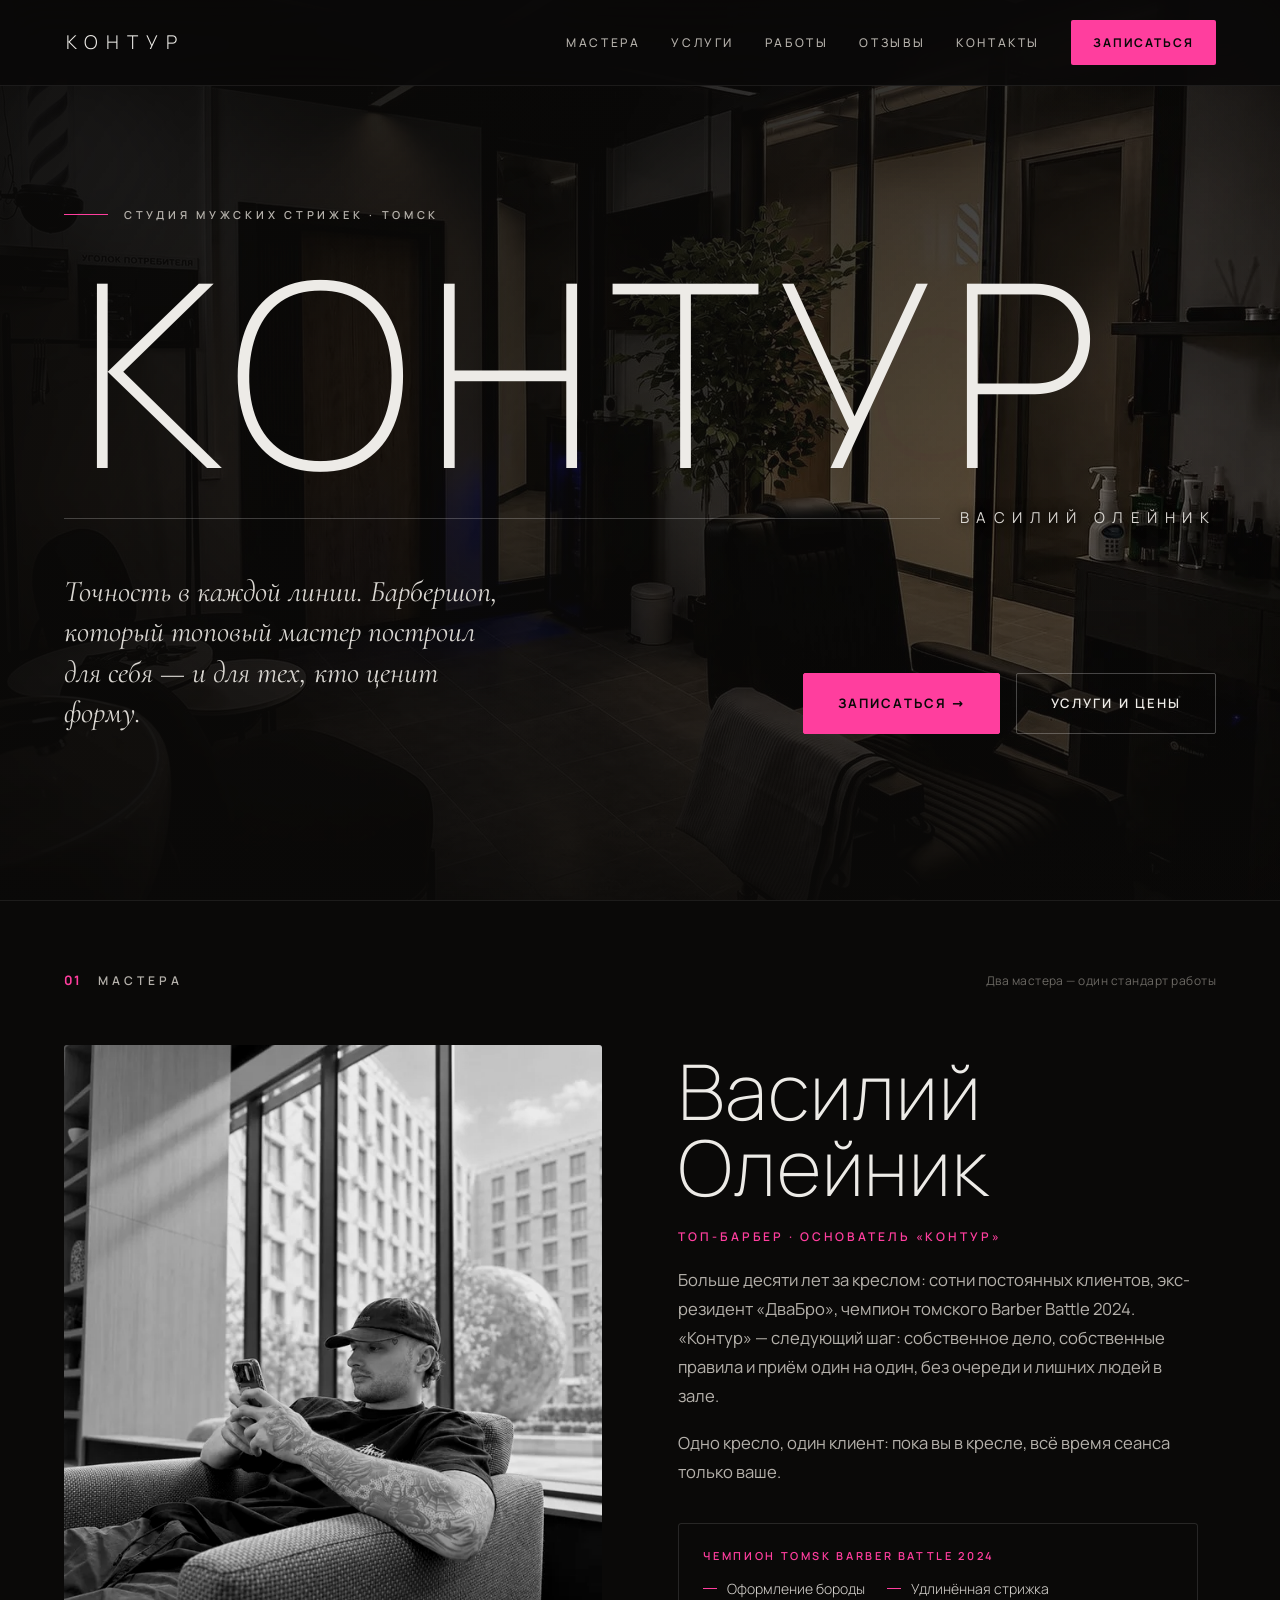
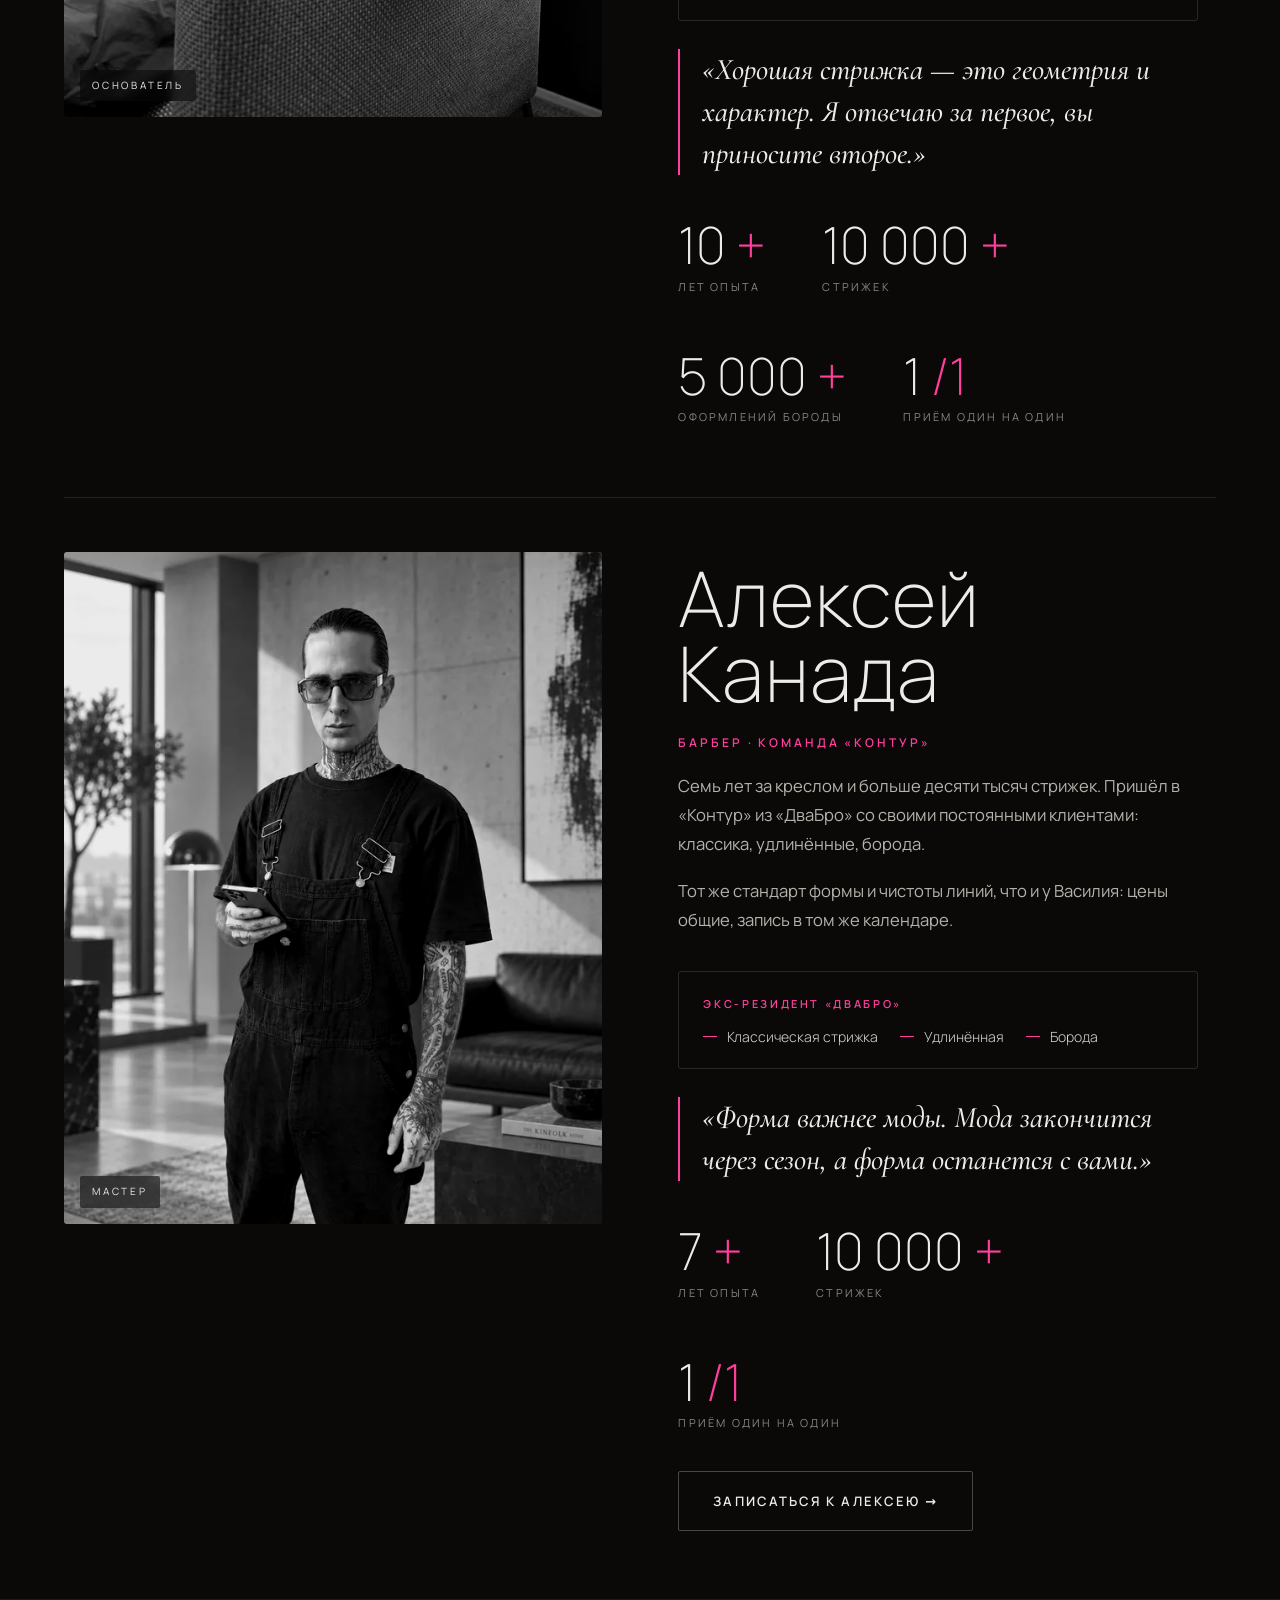
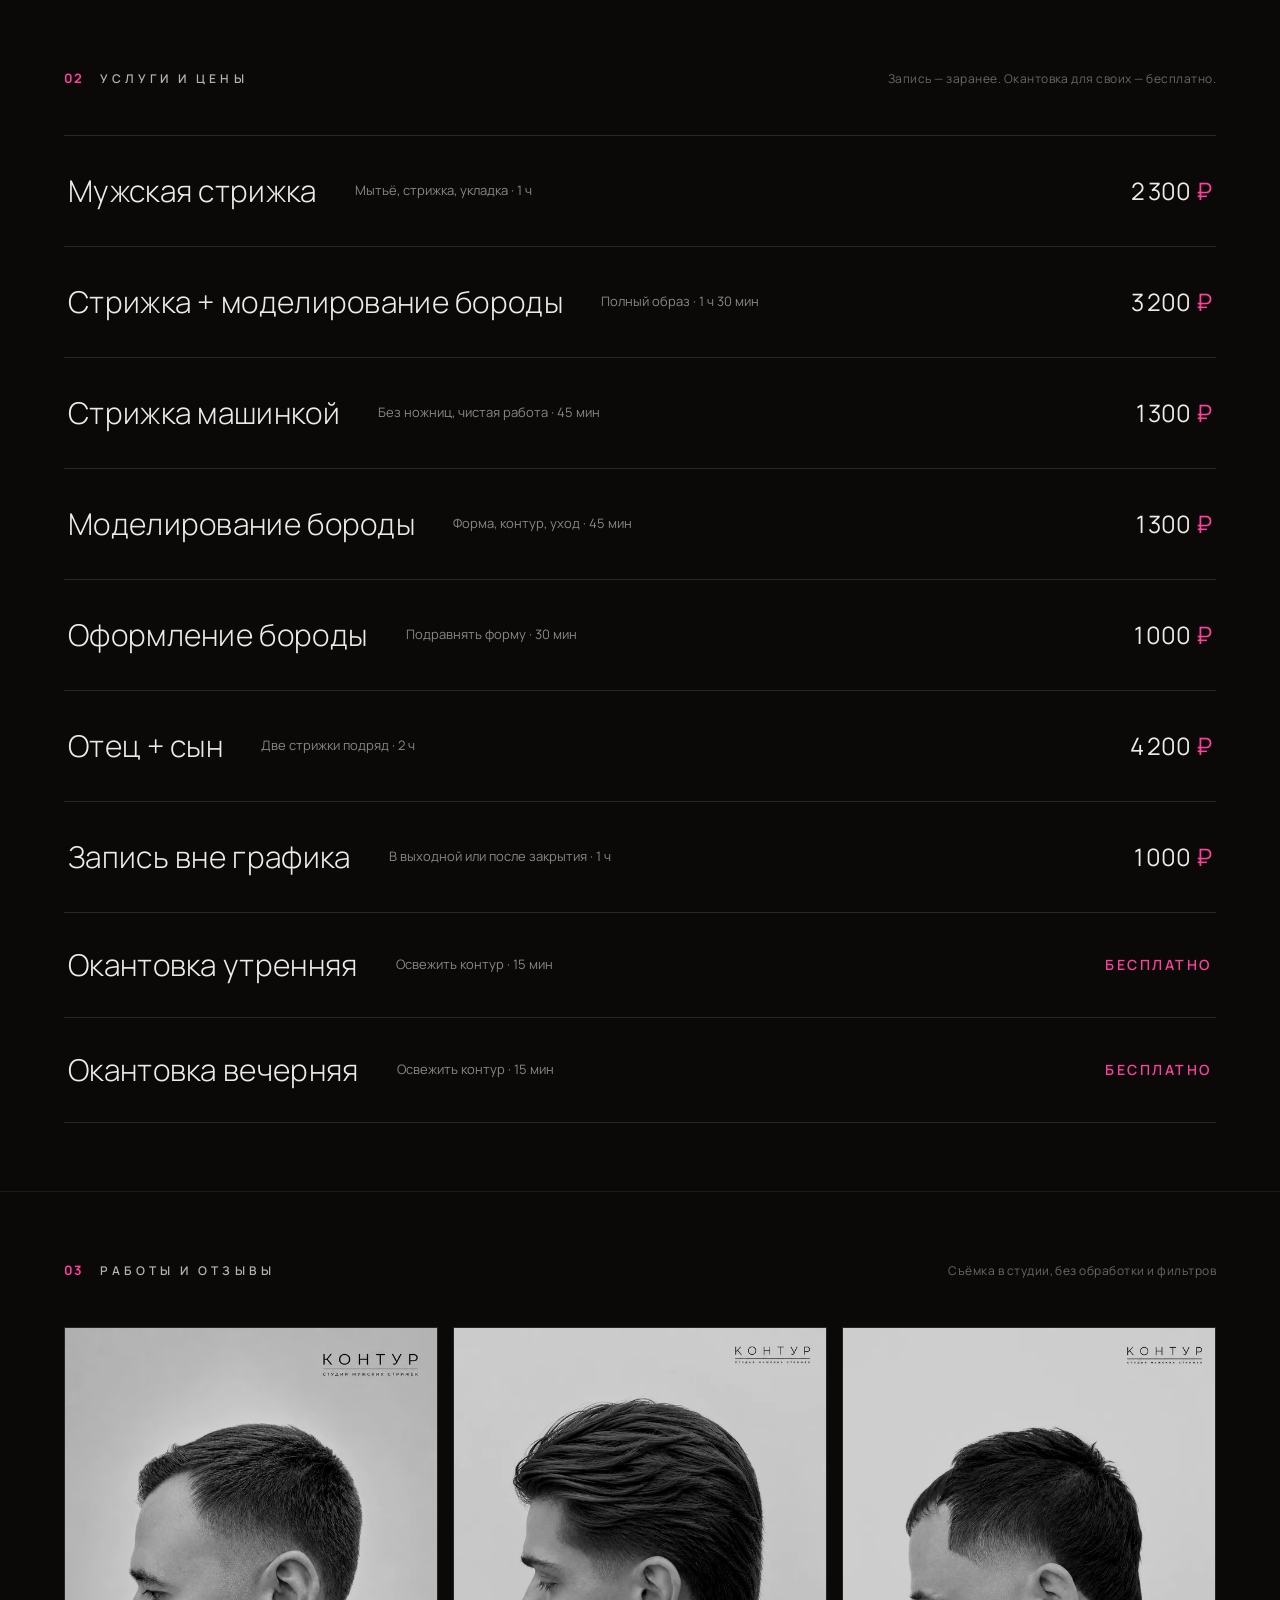
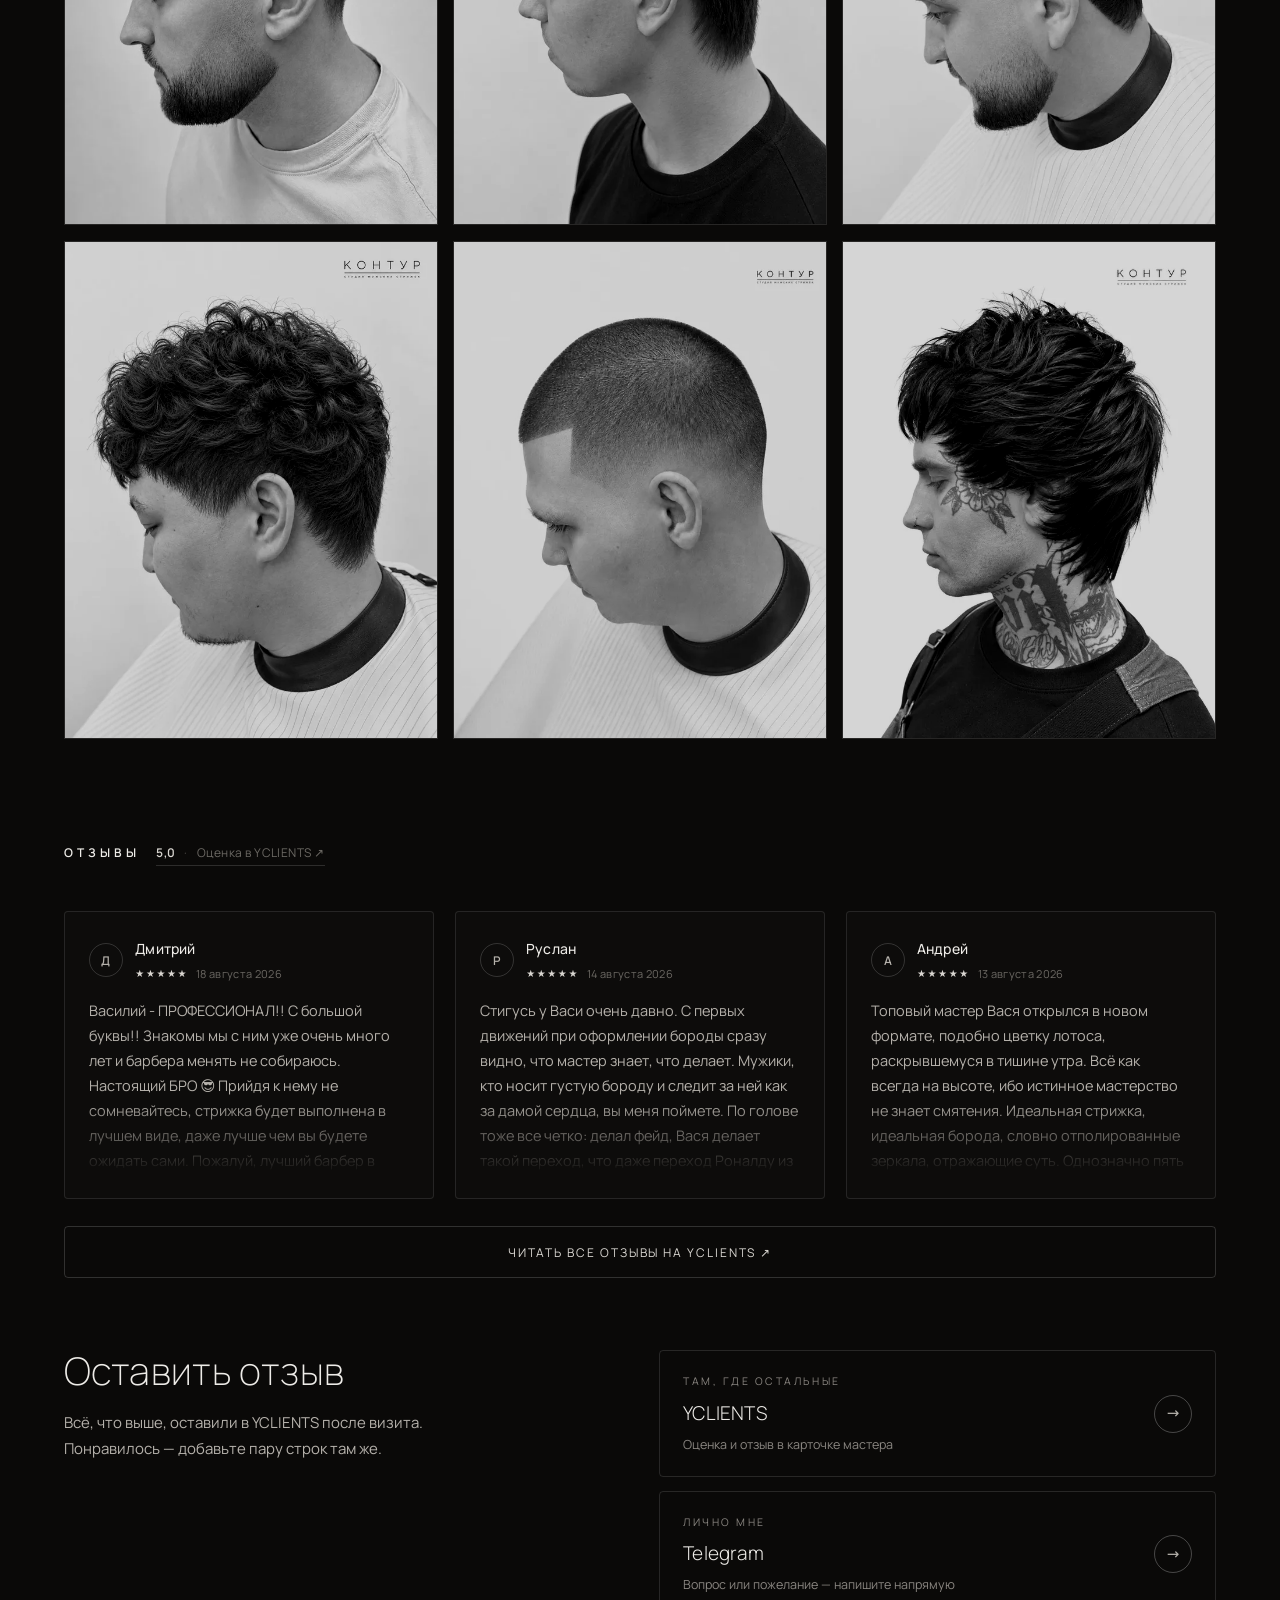
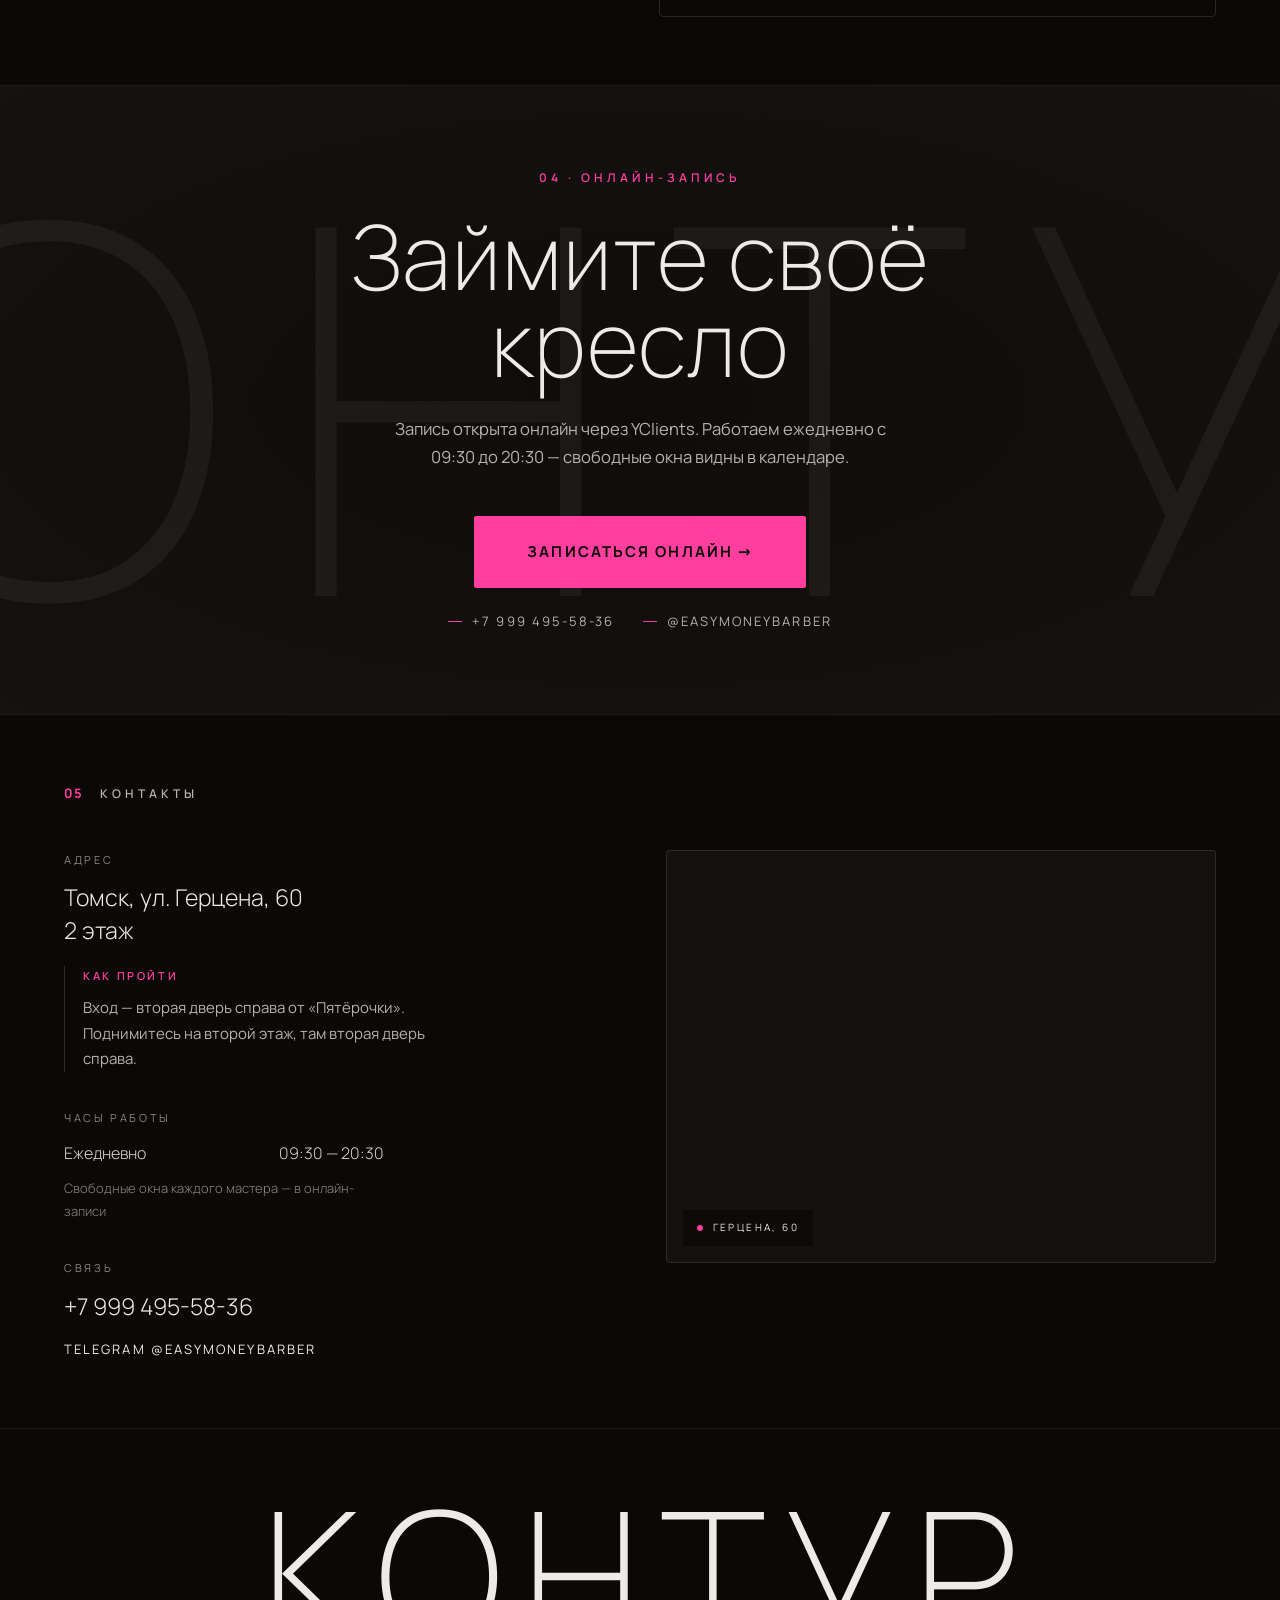
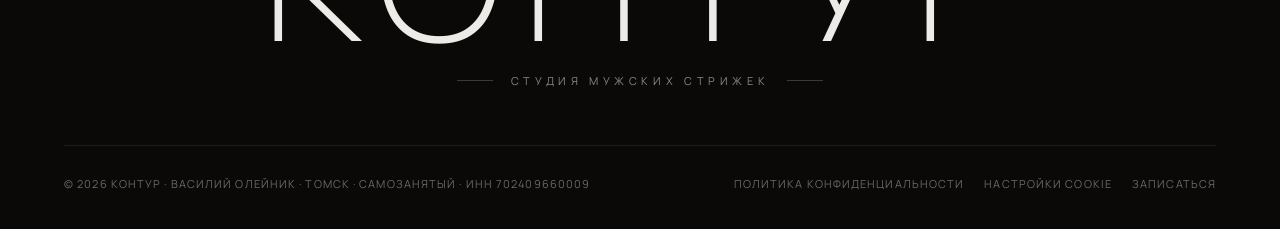
<file: index.html>
<!DOCTYPE html><html lang="ru"> <head><meta charset="utf-8"><meta name="viewport" content="width=device-width, initial-scale=1"><title>Контур — барбершоп Василия Олейника в Томске</title><meta name="description" content="Барбершоп «Контур» в Томске на Герцена, 60. Два мастера, приём один на один. Мужская стрижка от 2 300 ₽, моделирование бороды. Онлайн-запись."><link rel="canonical" href="https://konturbarber.ru/"><meta name="theme-color" content="#0A0908"><link rel="icon" href="/favicon.ico" sizes="32x32"><link rel="icon" href="/favicon.svg" type="image/svg+xml"><link rel="apple-touch-icon" href="/apple-touch-icon.png"><link rel="manifest" href="/manifest.json"><meta name="yandex-verification" content="6644a1519f79d9f5"><link rel="preload" href="/fonts/manrope-cyrillic-wght-normal.woff2" as="font" type="font/woff2" crossorigin><link rel="preload" href="/fonts/cormorant-cyrillic-400-italic.woff2" as="font" type="font/woff2" crossorigin><meta property="og:type" content="website"><meta property="og:site_name" content="Барбершоп «Контур»"><meta property="og:title" content="Контур — барбершоп Василия Олейника в Томске"><meta property="og:description" content="Барбершоп «Контур» в Томске на Герцена, 60. Два мастера, приём один на один. Мужская стрижка от 2 300 ₽, моделирование бороды. Онлайн-запись."><meta property="og:url" content="https://konturbarber.ru/"><meta property="og:locale" content="ru_RU"><meta property="og:image" content="https://konturbarber.ru/og-image-photo.png"><meta property="og:image:width" content="1200"><meta property="og:image:height" content="630"><meta property="og:image:alt" content="Барбершоп «Контур» — Василий Олейник, Томск"><meta name="twitter:card" content="summary_large_image"><script type="application/ld+json">{"@context":"https://schema.org","@type":"HairSalon","name":"Барбершоп «Контур»","description":"Барбершоп «Контур» в Томске на Герцена, 60. Два мастера, приём один на один. Мужская стрижка от 2 300 ₽, моделирование бороды. Онлайн-запись.","url":"https://konturbarber.ru","telephone":"+79994955836","priceRange":"1000–4200 ₽","currenciesAccepted":"RUB","address":{"@type":"PostalAddress","streetAddress":"ул. Герцена, 60","addressLocality":"Томск","addressRegion":"Томская область","addressCountry":"RU"},"geo":{"@type":"GeoCoordinates","latitude":56.473953,"longitude":84.975173},"sameAs":["https://t.me/easymoneybarber","https://yandex.ru/profile/131674410318"],"founder":{"@type":"Person","name":"Василий Олейник"},"aggregateRating":{"@type":"AggregateRating","ratingValue":5,"reviewCount":12,"bestRating":5,"worstRating":1},"review":[{"@type":"Review","author":{"@type":"Person","name":"Дмитрий"},"datePublished":"2026-08-18","reviewBody":"Василий - ПРОФЕССИОНАЛ!! С большой буквы!! Знакомы мы с ним уже очень много лет и барбера менять не собираюсь. Настоящий БРО 😎 Прийдя к нему не сомневайтесь, стрижка будет выполнена в лучшем виде, даже лучше чем вы будете ожидать сами. Пожалуй, лучший барбер в городе! Новая локация отличная, чисто, уютно, комфортно! Василию успехов и удачи во всех начинаниях ✊🏻","reviewRating":{"@type":"Rating","ratingValue":5,"bestRating":5,"worstRating":1}},{"@type":"Review","author":{"@type":"Person","name":"Руслан"},"datePublished":"2026-08-14","reviewBody":"Стигусь у Васи очень давно. С первых движений при оформлении бороды сразу видно, что мастер знает, что делает. Мужики, кто носит густую бороду и следит за ней как за дамой сердца, вы меня поймете. По голове тоже все четко: делал фейд, Вася делает такой переход, что даже переход Роналду из Манчестера в Реал теряется на этом фоне. Сейчас ношу удлиненку, девахи в шоке от этих кудрей, но я думаю, вы поняли, кто задал им рост.","reviewRating":{"@type":"Rating","ratingValue":5,"bestRating":5,"worstRating":1}},{"@type":"Review","author":{"@type":"Person","name":"Андрей"},"datePublished":"2026-08-13","reviewBody":"Топовый мастер Вася открылся в новом формате, подобно цветку лотоса, раскрывшемуся в тишине утра. Всё как всегда на высоте, ибо истинное мастерство не знает смятения. Идеальная стрижка, идеальная борода, словно отполированные зеркала, отражающие суть. Однозначно пять звёзд, светящих в ночи сомнений. Рекомендую, ибо путь наш ведёт к тем, кто владеет ножницами с мудростью. Если бы кто-то спросил, есть ли у воды форма, мастер бы лишь улыбнулся и сказал: форма есть там, где есть намерение","reviewRating":{"@type":"Rating","ratingValue":5,"bestRating":5,"worstRating":1}}],"hasOfferCatalog":{"@type":"OfferCatalog","name":"Услуги","itemListElement":[{"@type":"Offer","itemOffered":{"@type":"Service","name":"Мужская стрижка","description":"Мытьё, стрижка, укладка"},"price":2300,"priceCurrency":"RUB"},{"@type":"Offer","itemOffered":{"@type":"Service","name":"Стрижка + моделирование бороды","description":"Полный образ"},"price":3200,"priceCurrency":"RUB"},{"@type":"Offer","itemOffered":{"@type":"Service","name":"Стрижка машинкой","description":"Без ножниц, чистая работа"},"price":1300,"priceCurrency":"RUB"},{"@type":"Offer","itemOffered":{"@type":"Service","name":"Моделирование бороды","description":"Форма, контур, уход"},"price":1300,"priceCurrency":"RUB"},{"@type":"Offer","itemOffered":{"@type":"Service","name":"Оформление бороды","description":"Подравнять форму"},"price":1000,"priceCurrency":"RUB"},{"@type":"Offer","itemOffered":{"@type":"Service","name":"Отец + сын","description":"Две стрижки подряд"},"price":4200,"priceCurrency":"RUB"},{"@type":"Offer","itemOffered":{"@type":"Service","name":"Запись вне графика","description":"В выходной или после закрытия"},"price":1000,"priceCurrency":"RUB"},{"@type":"Offer","itemOffered":{"@type":"Service","name":"Окантовка утренняя","description":"Освежить контур"},"price":0,"priceCurrency":"RUB"},{"@type":"Offer","itemOffered":{"@type":"Service","name":"Окантовка вечерняя","description":"Освежить контур"},"price":0,"priceCurrency":"RUB"}]}}</script><script>
      (function () {
        var d = document.documentElement;
        d.classList.add('js');
        try {
          if (!sessionStorage.getItem('splashSeen')) d.classList.add('splash-on');
        } catch (e) {
          d.classList.add('splash-on');
        }
      })();
    </script><link rel="stylesheet" href="/_astro/Base.BEd1qg5v.css"><link rel="stylesheet" href="/_astro/index.BUIeDGdT.css"><style>.footer[data-astro-cid-jo6i4kqk]{padding:var(--pad-y-footer) var(--pad-x) 36px;border-top:1px solid var(--hairline);position:relative}.footer__brand[data-astro-cid-jo6i4kqk]{text-align:center}.footer__logo[data-astro-cid-jo6i4kqk]{font-size:var(--logo-size-footer);letter-spacing:var(--logo-track-footer);text-indent:var(--logo-track-footer);font-weight:200;line-height:.9}.footer__tagline[data-astro-cid-jo6i4kqk]{letter-spacing:.42em;text-transform:uppercase;color:var(--muted-2);justify-content:center;align-items:center;gap:18px;margin-top:18px;font-size:11px;display:flex}.footer__rule[data-astro-cid-jo6i4kqk]{background:#fff3;width:36px;height:1px}.footer__bottom[data-astro-cid-jo6i4kqk]{margin-top:var(--head-gap-lg);border-top:1px solid var(--hairline);letter-spacing:.1em;text-transform:uppercase;color:var(--muted-3);flex-wrap:wrap;justify-content:space-between;align-items:center;gap:20px;padding-top:28px;font-size:11px;display:flex}.footer__links[data-astro-cid-jo6i4kqk]{flex-wrap:wrap;gap:20px;display:flex}.footer__links[data-astro-cid-jo6i4kqk] a[data-astro-cid-jo6i4kqk],.footer__cookies[data-astro-cid-jo6i4kqk]{color:var(--muted-3)}.footer__links[data-astro-cid-jo6i4kqk] a[data-astro-cid-jo6i4kqk]:hover,.footer__cookies[data-astro-cid-jo6i4kqk]:hover{color:var(--accent)}.footer__cookies[data-astro-cid-jo6i4kqk]{font:inherit;letter-spacing:inherit;text-transform:inherit;cursor:pointer;background:0 0;border:0;padding:0;transition:color .3s}.footer__spacer[data-astro-cid-jo6i4kqk]{height:var(--tabbar-space);display:none}@media (width<=860px){.footer__spacer[data-astro-cid-jo6i4kqk]{display:block}}
</style></head> <body>  <div class="intro" aria-hidden="true" data-astro-cid-wx4ry4h2> <div class="intro__inner" data-astro-cid-wx4ry4h2> <div class="intro__kicker" data-astro-cid-wx4ry4h2> <span class="intro__rule" data-astro-cid-wx4ry4h2></span> <span data-astro-cid-wx4ry4h2>Добро пожаловать в</span> <span class="intro__rule" data-astro-cid-wx4ry4h2></span> </div> <div class="intro__logo" data-astro-cid-wx4ry4h2>КОНТУР</div> <p class="intro__sub" data-astro-cid-wx4ry4h2>Студия мужских стрижек · Томск</p> <div class="intro__bar" data-astro-cid-wx4ry4h2><span class="intro__fill" data-astro-cid-wx4ry4h2></span></div> </div> </div> <nav class="nav" data-astro-cid-wpvy4v7s> <a href="#top" class="nav__logo" data-astro-cid-wpvy4v7s>КОНТУР</a> <div class="nav__links" data-astro-cid-wpvy4v7s> <a href="#team" data-astro-cid-wpvy4v7s>Мастера</a><a href="#services" data-astro-cid-wpvy4v7s>Услуги</a><a href="#works" data-astro-cid-wpvy4v7s>Работы</a><a href="#reviews" data-astro-cid-wpvy4v7s>Отзывы</a><a href="#contacts" data-astro-cid-wpvy4v7s>Контакты</a> <a href="https://n2442954.yclients.com/" target="_blank" rel="noopener" class="nav__cta" data-astro-cid-wpvy4v7s>Записаться</a> </div>  <a href="tel:+79994955836" class="nav__call" aria-label="Позвонить" data-astro-cid-wpvy4v7s> <svg width="18" height="18" viewBox="0 0 24 24" fill="none" stroke="currentColor" stroke-width="1.6" stroke-linecap="round" stroke-linejoin="round" aria-hidden="true" data-astro-cid-wpvy4v7s> <path d="M6.5 3.5h3l1.5 4-2 1.5a11 11 0 0 0 6 6l1.5-2 4 1.5v3a2 2 0 0 1-2.2 2A16.5 16.5 0 0 1 4.5 5.7 2 2 0 0 1 6.5 3.5z" data-astro-cid-wpvy4v7s></path> </svg> </a> </nav>  <div class="tabbar" data-astro-cid-wpvy4v7s> <div class="tabbar__capsule" data-astro-cid-wpvy4v7s> <a href="#team" class="tab" data-tab="team" data-astro-cid-wpvy4v7s> <span class="tab__pill" aria-hidden="true" data-astro-cid-wpvy4v7s></span> <svg class="tab__icon" width="22" height="22" viewBox="0 0 24 24" fill="none" stroke="currentColor" stroke-width="1.6" stroke-linecap="round" stroke-linejoin="round" aria-hidden="true" data-astro-cid-wpvy4v7s> <circle cx="9.4" cy="8.2" r="3.2" data-astro-cid-wpvy4v7s></circle> <path d="M3.6 19.4c.8-3.2 3.1-4.9 5.8-4.9s5 1.7 5.8 4.9" data-astro-cid-wpvy4v7s></path> <path d="M16.2 5.6a3 3 0 0 1 0 5.4" data-astro-cid-wpvy4v7s></path> <path d="M17.4 14.9c1.6.6 2.7 2 3.1 4" data-astro-cid-wpvy4v7s></path> </svg> <span class="tab__label" data-astro-cid-wpvy4v7s>Мастера</span> </a> <a href="#services" class="tab" data-tab="services" data-astro-cid-wpvy4v7s> <span class="tab__pill" aria-hidden="true" data-astro-cid-wpvy4v7s></span> <svg class="tab__icon" width="22" height="22" viewBox="0 0 24 24" fill="none" stroke="currentColor" stroke-width="1.6" stroke-linecap="round" aria-hidden="true" data-astro-cid-wpvy4v7s> <circle cx="7" cy="18" r="2.4" data-astro-cid-wpvy4v7s></circle> <circle cx="17" cy="18" r="2.4" data-astro-cid-wpvy4v7s></circle> <path d="M8.6 16.2 18 4" data-astro-cid-wpvy4v7s></path> <path d="M15.4 16.2 6 4" data-astro-cid-wpvy4v7s></path> </svg> <span class="tab__label" data-astro-cid-wpvy4v7s>Услуги</span> </a> <a href="#works" class="tab" data-tab="works" data-astro-cid-wpvy4v7s> <span class="tab__pill" aria-hidden="true" data-astro-cid-wpvy4v7s></span> <svg class="tab__icon" width="22" height="22" viewBox="0 0 24 24" fill="none" stroke="currentColor" stroke-width="1.6" stroke-linecap="round" stroke-linejoin="round" aria-hidden="true" data-astro-cid-wpvy4v7s> <rect x="3.5" y="4.8" width="17" height="14.4" rx="1.6" data-astro-cid-wpvy4v7s></rect> <path d="M3.5 15.6l4.2-4.2 3.6 3.6 3-3 6.2 6.2" data-astro-cid-wpvy4v7s></path> <circle cx="15.6" cy="9" r="1.5" data-astro-cid-wpvy4v7s></circle> </svg> <span class="tab__label" data-astro-cid-wpvy4v7s>Работы<br data-astro-cid-wpvy4v7s>и отзывы</span> </a> <a href="#contacts" class="tab" data-tab="contacts" data-astro-cid-wpvy4v7s> <span class="tab__pill" aria-hidden="true" data-astro-cid-wpvy4v7s></span> <svg class="tab__icon" width="22" height="22" viewBox="0 0 24 24" fill="none" stroke="currentColor" stroke-width="1.6" stroke-linecap="round" stroke-linejoin="round" aria-hidden="true" data-astro-cid-wpvy4v7s> <path d="M12 21s6.5-6.1 6.5-10.3A6.5 6.5 0 0 0 5.5 10.7C5.5 14.9 12 21 12 21z" data-astro-cid-wpvy4v7s></path> <circle cx="12" cy="10.4" r="2.3" data-astro-cid-wpvy4v7s></circle> </svg> <span class="tab__label" data-astro-cid-wpvy4v7s>Контакты</span> </a> </div> <a href="https://n2442954.yclients.com/" target="_blank" rel="noopener" class="tabbar__book" aria-label="Записаться" data-astro-cid-wpvy4v7s> <svg width="26" height="26" viewBox="0 0 24 24" fill="none" stroke="#0A0908" stroke-width="2" stroke-linecap="round" stroke-linejoin="round" aria-hidden="true" data-astro-cid-wpvy4v7s> <rect x="3.5" y="6" width="17" height="14" rx="2.5" data-astro-cid-wpvy4v7s></rect> <path d="M8 3.5V6M16 3.5V6M3.5 10.5h17" data-astro-cid-wpvy4v7s></path> <circle cx="12" cy="15" r="1.4" fill="#0A0908" stroke="none" data-astro-cid-wpvy4v7s></circle> </svg> </a> </div> <script type="module">var e={team:`team`,services:`services`,works:`works`,reviews:`works`,booking:`contacts`,contacts:`contacts`},t=Array.from(document.querySelectorAll(`.tab`)),n=Object.keys(e).map(e=>document.getElementById(e)).filter(e=>e!==null);if(t.length&&n.length){let r=!1,i=()=>{r=!1;let i=window.innerHeight*.4,a=``;for(let e of n)e.getBoundingClientRect().top<=i&&(a=e.id);let o=e[a]??``;t.forEach(e=>{let t=e.dataset.tab===o;e.classList.toggle(`is-active`,t),t?e.setAttribute(`aria-current`,`true`):e.removeAttribute(`aria-current`)})};window.addEventListener(`scroll`,()=>{r||(r=!0,requestAnimationFrame(i))},{passive:!0}),i()}</script> <main> <header id="top" class="hero" data-astro-cid-ge2uvauf>  <div class="backdrop" aria-hidden="true" data-astro-cid-dpbtxpgj> <div class="backdrop__photo" style="background-image:url(/_astro/interior.F1WlWykx_1L7G5Q.webp); background-position:62% 50%;" data-astro-cid-dpbtxpgj></div> <div class="backdrop__desat" style="opacity:0.35" data-astro-cid-dpbtxpgj></div> </div> <div class="hero__scrim" aria-hidden="true" data-astro-cid-ge2uvauf></div> <div class="hero__letters" aria-hidden="true" data-astro-cid-ge2uvauf> <span class="hero__letter hero__letter--k" data-parallax="0.05" data-astro-cid-ge2uvauf>К</span> <span class="hero__letter hero__letter--n" data-parallax="0.12" data-astro-cid-ge2uvauf>Н</span> <span class="hero__letter hero__letter--o" data-parallax="0.15" data-astro-cid-ge2uvauf>О</span> </div> <div class="hero__inner container" data-astro-cid-ge2uvauf> <div class="hero__kicker" data-reveal data-astro-cid-ge2uvauf> <span class="hero__rule" data-astro-cid-ge2uvauf></span> <span data-astro-cid-ge2uvauf>Студия мужских стрижек · Томск</span> </div> <h1 class="hero__logo" data-reveal data-astro-cid-ge2uvauf>КОНТУР</h1> <div class="hero__name" data-reveal data-astro-cid-ge2uvauf> <span class="hero__line" data-astro-cid-ge2uvauf></span> <span data-astro-cid-ge2uvauf>Василий&nbsp;Олейник</span> </div> <div class="hero__bottom" data-reveal data-astro-cid-ge2uvauf> <p class="hero__slogan" data-astro-cid-ge2uvauf>
Точность в каждой линии. Барбершоп, который топовый мастер построил для себя — и для
        тех, кто ценит форму.
</p> <div class="hero__actions" data-astro-cid-ge2uvauf> <a href="https://n2442954.yclients.com/" target="_blank" rel="noopener" class="btn btn--accent" data-astro-cid-ge2uvauf>
Записаться →
</a> <a href="#services" class="btn btn--ghost" data-astro-cid-ge2uvauf>Услуги и цены</a> </div> </div>  <div class="hero__tabbar-space" aria-hidden="true" data-astro-cid-ge2uvauf></div> </div> <div class="hero__cue" aria-hidden="true" data-astro-cid-ge2uvauf> <span data-astro-cid-ge2uvauf>Листайте</span> <span class="hero__arrow" data-astro-cid-ge2uvauf>↓</span> </div> </header> <section id="team" class="section team" data-astro-cid-ae2kqkmy> <div class="container" data-astro-cid-ae2kqkmy> <div class="section-head team__head" data-reveal data-astro-cid-ae2kqkmy> <span class="team__label" data-astro-cid-ae2kqkmy> <span class="section-num" data-astro-cid-ae2kqkmy>01</span> <span class="section-label" data-astro-cid-ae2kqkmy>Мастера</span> </span> <span class="team__note" data-astro-cid-ae2kqkmy>Два мастера — один стандарт работы</span> </div> <div class="master" data-reveal data-astro-cid-ypcr3dkg> <div class="master__media" data-astro-cid-ypcr3dkg> <div class="master__frame" data-astro-cid-ypcr3dkg>   <img src="/_astro/vasily-oleynik.DwnJkB6g_Z1n1G4v.webp" srcset="/_astro/vasily-oleynik.DwnJkB6g_ZCyyh.webp 400w, /_astro/vasily-oleynik.DwnJkB6g_qqKF7.webp 640w, /_astro/vasily-oleynik.DwnJkB6g_Z1o6Bye.webp 900w" alt="Василий Олейник, барбер и основатель «Контур»" sizes="(max-width: 860px) 100vw, 45vw" loading="lazy" data-astro-cid-ypcr3dkg="true" decoding="async" width="1024" height="1280"> </div> <span class="master__badge" data-astro-cid-ypcr3dkg>Основатель</span> </div> <div class="master__body" data-astro-cid-ypcr3dkg> <h2 class="master__title" data-astro-cid-ypcr3dkg>Василий<br data-astro-cid-ypcr3dkg>Олейник</h2> <p class="master__role" data-astro-cid-ypcr3dkg>Топ-барбер · основатель «Контур»</p> <p class="master__text" data-astro-cid-ypcr3dkg>Больше десяти лет за креслом: сотни постоянных клиентов, экс-резидент «ДваБро», чемпион томского Barber Battle 2024. «Контур» — следующий шаг: собственное дело, собственные правила и приём один на один, без очереди и лишних людей в зале.</p><p class="master__text" data-astro-cid-ypcr3dkg>Одно кресло, один клиент: пока вы в кресле, всё время сеанса только ваше.</p> <div class="master__box" data-astro-cid-ypcr3dkg> <div class="master__box-title" data-astro-cid-ypcr3dkg>Чемпион Tomsk Barber Battle 2024</div> <div class="master__box-list" data-astro-cid-ypcr3dkg> <span data-astro-cid-ypcr3dkg> <span class="tick" data-astro-cid-ypcr3dkg></span> Оформление бороды </span><span data-astro-cid-ypcr3dkg> <span class="tick" data-astro-cid-ypcr3dkg></span> Удлинённая стрижка </span> </div> </div> <blockquote class="master__quote" data-astro-cid-ypcr3dkg>«Хорошая стрижка — это геометрия и характер. Я отвечаю за первое, вы приносите второе.»</blockquote> <div class="master__stats" data-astro-cid-ypcr3dkg> <div data-astro-cid-ypcr3dkg> <div class="master__stat-value" data-astro-cid-ypcr3dkg> 10 <span class="master__stat-suffix" data-astro-cid-ypcr3dkg>+</span> </div> <div class="master__stat-label" data-astro-cid-ypcr3dkg>лет опыта</div> </div><div data-astro-cid-ypcr3dkg> <div class="master__stat-value" data-astro-cid-ypcr3dkg> 10 000 <span class="master__stat-suffix" data-astro-cid-ypcr3dkg>+</span> </div> <div class="master__stat-label" data-astro-cid-ypcr3dkg>стрижек</div> </div><div data-astro-cid-ypcr3dkg> <div class="master__stat-value" data-astro-cid-ypcr3dkg> 5 000 <span class="master__stat-suffix" data-astro-cid-ypcr3dkg>+</span> </div> <div class="master__stat-label" data-astro-cid-ypcr3dkg>оформлений бороды</div> </div><div data-astro-cid-ypcr3dkg> <div class="master__stat-value" data-astro-cid-ypcr3dkg> 1 <span class="master__stat-suffix" data-astro-cid-ypcr3dkg>/1</span> </div> <div class="master__stat-label" data-astro-cid-ypcr3dkg>приём один на один</div> </div> </div>  </div> </div><div class="master master--divided" data-reveal data-astro-cid-ypcr3dkg> <div class="master__media" data-astro-cid-ypcr3dkg> <div class="master__frame" data-astro-cid-ypcr3dkg>   <img src="/_astro/aleksey-kanada.B_Ad2zVN_n7KwE.webp" srcset="/_astro/aleksey-kanada.B_Ad2zVN_2u7zmh.webp 400w, /_astro/aleksey-kanada.B_Ad2zVN_qXlI8.webp 640w, /_astro/aleksey-kanada.B_Ad2zVN_Z1KDRyt.webp 900w" alt="Алексей Канада, барбер студии «Контур»" sizes="(max-width: 860px) 100vw, 45vw" loading="lazy" data-astro-cid-ypcr3dkg="true" decoding="async" width="960" height="1280"> </div> <span class="master__badge" data-astro-cid-ypcr3dkg>Мастер</span> </div> <div class="master__body" data-astro-cid-ypcr3dkg> <h2 class="master__title" data-astro-cid-ypcr3dkg>Алексей<br data-astro-cid-ypcr3dkg>Канада</h2> <p class="master__role" data-astro-cid-ypcr3dkg>Барбер · команда «Контур»</p> <p class="master__text" data-astro-cid-ypcr3dkg>Семь лет за креслом и больше десяти тысяч стрижек. Пришёл в «Контур» из «ДваБро» со своими постоянными клиентами: классика, удлинённые, борода.</p><p class="master__text" data-astro-cid-ypcr3dkg>Тот же стандарт формы и чистоты линий, что и у Василия: цены общие, запись в том же календаре.</p> <div class="master__box" data-astro-cid-ypcr3dkg> <div class="master__box-title" data-astro-cid-ypcr3dkg>Экс-резидент «ДваБро»</div> <div class="master__box-list" data-astro-cid-ypcr3dkg> <span data-astro-cid-ypcr3dkg> <span class="tick" data-astro-cid-ypcr3dkg></span> Классическая стрижка </span><span data-astro-cid-ypcr3dkg> <span class="tick" data-astro-cid-ypcr3dkg></span> Удлинённая </span><span data-astro-cid-ypcr3dkg> <span class="tick" data-astro-cid-ypcr3dkg></span> Борода </span> </div> </div> <blockquote class="master__quote" data-astro-cid-ypcr3dkg>«Форма важнее моды. Мода закончится через сезон, а форма останется с вами.»</blockquote> <div class="master__stats" data-astro-cid-ypcr3dkg> <div data-astro-cid-ypcr3dkg> <div class="master__stat-value" data-astro-cid-ypcr3dkg> 7 <span class="master__stat-suffix" data-astro-cid-ypcr3dkg>+</span> </div> <div class="master__stat-label" data-astro-cid-ypcr3dkg>лет опыта</div> </div><div data-astro-cid-ypcr3dkg> <div class="master__stat-value" data-astro-cid-ypcr3dkg> 10 000 <span class="master__stat-suffix" data-astro-cid-ypcr3dkg>+</span> </div> <div class="master__stat-label" data-astro-cid-ypcr3dkg>стрижек</div> </div><div data-astro-cid-ypcr3dkg> <div class="master__stat-value" data-astro-cid-ypcr3dkg> 1 <span class="master__stat-suffix" data-astro-cid-ypcr3dkg>/1</span> </div> <div class="master__stat-label" data-astro-cid-ypcr3dkg>приём один на один</div> </div> </div> <a href="https://n2442954.yclients.com/" target="_blank" rel="noopener" class="master__cta" data-astro-cid-ypcr3dkg> Записаться к Алексею →
</a> </div> </div> </div> </section> <section id="services" class="section" data-astro-cid-wespfddb> <div class="container" data-astro-cid-wespfddb> <div class="prices__head" data-reveal data-astro-cid-wespfddb> <div class="section-head" data-astro-cid-wespfddb> <span class="section-num" data-astro-cid-wespfddb>02</span> <span class="section-label" data-astro-cid-wespfddb>Услуги и цены</span> </div> <span class="prices__note" data-astro-cid-wespfddb>Запись — заранее. Окантовка для своих — бесплатно.</span> </div> <div class="prices__list" data-astro-cid-wespfddb> <a href="https://n2442954.yclients.com/" target="_blank" rel="noopener" class="price" data-reveal data-astro-cid-wespfddb> <span class="price__name" data-astro-cid-wespfddb>Мужская стрижка</span> <span class="price__desc" data-astro-cid-wespfddb> Мытьё, стрижка, укладка · 1 ч </span> <span class="price__value" data-astro-cid-wespfddb> 2 300 <span class="price__rub" data-astro-cid-wespfddb>₽</span> </span> </a><a href="https://n2442954.yclients.com/" target="_blank" rel="noopener" class="price" data-reveal data-astro-cid-wespfddb> <span class="price__name" data-astro-cid-wespfddb>Стрижка + моделирование бороды</span> <span class="price__desc" data-astro-cid-wespfddb> Полный образ · 1 ч 30 мин </span> <span class="price__value" data-astro-cid-wespfddb> 3 200 <span class="price__rub" data-astro-cid-wespfddb>₽</span> </span> </a><a href="https://n2442954.yclients.com/" target="_blank" rel="noopener" class="price" data-reveal data-astro-cid-wespfddb> <span class="price__name" data-astro-cid-wespfddb>Стрижка машинкой</span> <span class="price__desc" data-astro-cid-wespfddb> Без ножниц, чистая работа · 45 мин </span> <span class="price__value" data-astro-cid-wespfddb> 1 300 <span class="price__rub" data-astro-cid-wespfddb>₽</span> </span> </a><a href="https://n2442954.yclients.com/" target="_blank" rel="noopener" class="price" data-reveal data-astro-cid-wespfddb> <span class="price__name" data-astro-cid-wespfddb>Моделирование бороды</span> <span class="price__desc" data-astro-cid-wespfddb> Форма, контур, уход · 45 мин </span> <span class="price__value" data-astro-cid-wespfddb> 1 300 <span class="price__rub" data-astro-cid-wespfddb>₽</span> </span> </a><a href="https://n2442954.yclients.com/" target="_blank" rel="noopener" class="price" data-reveal data-astro-cid-wespfddb> <span class="price__name" data-astro-cid-wespfddb>Оформление бороды</span> <span class="price__desc" data-astro-cid-wespfddb> Подравнять форму · 30 мин </span> <span class="price__value" data-astro-cid-wespfddb> 1 000 <span class="price__rub" data-astro-cid-wespfddb>₽</span> </span> </a><a href="https://n2442954.yclients.com/" target="_blank" rel="noopener" class="price" data-reveal data-astro-cid-wespfddb> <span class="price__name" data-astro-cid-wespfddb>Отец + сын</span> <span class="price__desc" data-astro-cid-wespfddb> Две стрижки подряд · 2 ч </span> <span class="price__value" data-astro-cid-wespfddb> 4 200 <span class="price__rub" data-astro-cid-wespfddb>₽</span> </span> </a><a href="https://n2442954.yclients.com/" target="_blank" rel="noopener" class="price" data-reveal data-astro-cid-wespfddb> <span class="price__name" data-astro-cid-wespfddb>Запись вне графика</span> <span class="price__desc" data-astro-cid-wespfddb> В выходной или после закрытия · 1 ч </span> <span class="price__value" data-astro-cid-wespfddb> 1 000 <span class="price__rub" data-astro-cid-wespfddb>₽</span> </span> </a><a href="https://n2442954.yclients.com/" target="_blank" rel="noopener" class="price" data-reveal data-astro-cid-wespfddb> <span class="price__name" data-astro-cid-wespfddb>Окантовка утренняя</span> <span class="price__desc" data-astro-cid-wespfddb> Освежить контур · 15 мин </span> <span class="price__free" data-astro-cid-wespfddb>Бесплатно</span> </a><a href="https://n2442954.yclients.com/" target="_blank" rel="noopener" class="price" data-reveal data-astro-cid-wespfddb> <span class="price__name" data-astro-cid-wespfddb>Окантовка вечерняя</span> <span class="price__desc" data-astro-cid-wespfddb> Освежить контур · 15 мин </span> <span class="price__free" data-astro-cid-wespfddb>Бесплатно</span> </a> </div> </div> </section> <section id="works" class="section works" data-astro-cid-rcgqestb> <div class="container" data-astro-cid-rcgqestb> <div class="section-head works__head" data-reveal data-astro-cid-rcgqestb> <span class="works__label" data-astro-cid-rcgqestb> <span class="section-num" data-astro-cid-rcgqestb>03</span> <span class="section-label" data-astro-cid-rcgqestb>Работы и отзывы</span> </span> <span class="works__note" data-astro-cid-rcgqestb>Съёмка в студии, без обработки и фильтров</span> </div> <div class="works__grid" data-astro-cid-rcgqestb> <figure class="work" data-reveal data-astro-cid-rcgqestb>   <img src="/_astro/classic-short.BZDVu_hU_ZFQUvR.webp" srcset="/_astro/classic-short.BZDVu_hU_Z1iG15R.webp 400w, /_astro/classic-short.BZDVu_hU_Z1uJHr3.webp 640w, /_astro/classic-short.BZDVu_hU_ZW5CW4.webp 900w" alt="Классическая короткая мужская стрижка с плавным переходом и оформленной бородой, вид в профиль" sizes="(max-width: 900px) 50vw, (max-width: 1400px) 33vw, 460px" loading="lazy" data-astro-cid-rcgqestb="true" decoding="async" width="960" height="1280" class="work__img"> </figure><figure class="work" data-reveal data-astro-cid-rcgqestb>   <img src="/_astro/swept-back.nss_3SQb_2uE7Ep.webp" srcset="/_astro/swept-back.nss_3SQb_Z25DDOM.webp 400w, /_astro/swept-back.nss_3SQb_z8WD2.webp 640w, /_astro/swept-back.nss_3SQb_Z1n0arB.webp 900w" alt="Удлинённая мужская стрижка с укладкой назад и короткими висками, вид в профиль" sizes="(max-width: 900px) 50vw, (max-width: 1400px) 33vw, 460px" loading="lazy" data-astro-cid-rcgqestb="true" decoding="async" width="960" height="1280" class="work__img"> </figure><figure class="work" data-reveal data-astro-cid-rcgqestb>   <img src="/_astro/crop-fade.Ci7wsO7p_liiJn.webp" srcset="/_astro/crop-fade.Ci7wsO7p_uj9KW.webp 400w, /_astro/crop-fade.Ci7wsO7p_ZwugSv.webp 640w, /_astro/crop-fade.Ci7wsO7p_Z1BoECh.webp 900w" alt="Короткая мужская стрижка кроп с фейдом на висках и оформленной бородой, вид в профиль" sizes="(max-width: 900px) 50vw, (max-width: 1400px) 33vw, 460px" loading="lazy" data-astro-cid-rcgqestb="true" decoding="async" width="960" height="1280" class="work__img"> </figure><figure class="work" data-reveal data-astro-cid-rcgqestb>   <img src="/_astro/curly-fade.CHwHB_iP_Z26x3wF.webp" srcset="/_astro/curly-fade.CHwHB_iP_Z1BHKoC.webp 400w, /_astro/curly-fade.CHwHB_iP_26deFB.webp 640w, /_astro/curly-fade.CHwHB_iP_Z8cQ4v.webp 900w" alt="Стрижка для вьющихся волос: объёмный верх и фейд по бокам, вид в профиль" sizes="(max-width: 900px) 50vw, (max-width: 1400px) 33vw, 460px" loading="lazy" data-astro-cid-rcgqestb="true" decoding="async" width="961" height="1280" class="work__img"> </figure><figure class="work" data-reveal data-astro-cid-rcgqestb>   <img src="/_astro/buzz-fade.Cf0k8bcp_AfFdV.webp" srcset="/_astro/buzz-fade.Cf0k8bcp_ZF241D.webp 400w, /_astro/buzz-fade.Cf0k8bcp_14GEOr.webp 640w, /_astro/buzz-fade.Cf0k8bcp_1tsFp.webp 900w" alt="Очень короткая стрижка машинкой с чётким контуром у виска и градиентом, вид в профиль" sizes="(max-width: 900px) 50vw, (max-width: 1400px) 33vw, 460px" loading="lazy" data-astro-cid-rcgqestb="true" decoding="async" width="1024" height="1280" class="work__img"> </figure><figure class="work" data-reveal data-astro-cid-rcgqestb>   <img src="/_astro/long-layered.axm2JVdT_1VRfkg.webp" srcset="/_astro/long-layered.axm2JVdT_1eETc1.webp 400w, /_astro/long-layered.axm2JVdT_1gg8gD.webp 640w, /_astro/long-layered.axm2JVdT_Z21N3i3.webp 900w" alt="Удлинённая многослойная мужская стрижка с рваными прядями, вид в профиль" sizes="(max-width: 900px) 50vw, (max-width: 1400px) 33vw, 460px" loading="lazy" data-astro-cid-rcgqestb="true" decoding="async" width="960" height="1280" class="work__img"> </figure> </div> </div> </section> <section id="reviews" class="section reviews" data-astro-cid-4bjs7uhz> <div class="container reviews__inner" data-astro-cid-4bjs7uhz> <div class="section-head reviews__head" data-reveal data-astro-cid-4bjs7uhz> <span class="section-label reviews__label" data-astro-cid-4bjs7uhz>Отзывы</span> <a href="https://n2442954.yclients.com/company/2116377/personal/select-master/master-info/2116377/5803305?o=" target="_blank" rel="noopener" class="rating" data-astro-cid-4bjs7uhz> <span class="rating__value" data-astro-cid-4bjs7uhz>5,0</span> <span class="rating__dot" aria-hidden="true" data-astro-cid-4bjs7uhz>·</span> <span data-astro-cid-4bjs7uhz>Оценка в YCLIENTS ↗</span> </a> </div> <div class="reviews__grid" data-astro-cid-4bjs7uhz> <article class="review" data-reveal data-astro-cid-wz2p2ybn> <header class="review__head" data-astro-cid-wz2p2ybn> <span class="review__avatar" aria-hidden="true" data-astro-cid-wz2p2ybn>Д</span> <span class="review__who" data-astro-cid-wz2p2ybn> <span class="review__name" data-astro-cid-wz2p2ybn>Дмитрий</span> <span class="review__meta" data-astro-cid-wz2p2ybn> <span class="review__stars" aria-label="Оценка 5 из 5" data-astro-cid-wz2p2ybn>★★★★★</span> <time class="review__date" datetime="2026-08-18" data-astro-cid-wz2p2ybn>18 августа 2026</time> </span> </span> </header> <p class="review__text" data-review-body data-clamped data-astro-cid-wz2p2ybn>Василий - ПРОФЕССИОНАЛ!! С большой буквы!! Знакомы мы с ним уже очень много лет и барбера менять не собираюсь. Настоящий БРО 😎 Прийдя к нему не сомневайтесь, стрижка будет выполнена в лучшем виде, даже лучше чем вы будете ожидать сами. Пожалуй, лучший барбер в городе! Новая локация отличная, чисто, уютно, комфортно! Василию успехов и удачи во всех начинаниях ✊🏻</p> </article><article class="review" data-reveal data-astro-cid-wz2p2ybn> <header class="review__head" data-astro-cid-wz2p2ybn> <span class="review__avatar" aria-hidden="true" data-astro-cid-wz2p2ybn>Р</span> <span class="review__who" data-astro-cid-wz2p2ybn> <span class="review__name" data-astro-cid-wz2p2ybn>Руслан</span> <span class="review__meta" data-astro-cid-wz2p2ybn> <span class="review__stars" aria-label="Оценка 5 из 5" data-astro-cid-wz2p2ybn>★★★★★</span> <time class="review__date" datetime="2026-08-14" data-astro-cid-wz2p2ybn>14 августа 2026</time> </span> </span> </header> <p class="review__text" data-review-body data-clamped data-astro-cid-wz2p2ybn>Стигусь у Васи очень давно. С первых движений при оформлении бороды сразу видно, что мастер знает, что делает. Мужики, кто носит густую бороду и следит за ней как за дамой сердца, вы меня поймете. По голове тоже все четко: делал фейд, Вася делает такой переход, что даже переход Роналду из Манчестера в Реал теряется на этом фоне. Сейчас ношу удлиненку, девахи в шоке от этих кудрей, но я думаю, вы поняли, кто задал им рост.</p> </article><article class="review" data-reveal data-astro-cid-wz2p2ybn> <header class="review__head" data-astro-cid-wz2p2ybn> <span class="review__avatar" aria-hidden="true" data-astro-cid-wz2p2ybn>А</span> <span class="review__who" data-astro-cid-wz2p2ybn> <span class="review__name" data-astro-cid-wz2p2ybn>Андрей</span> <span class="review__meta" data-astro-cid-wz2p2ybn> <span class="review__stars" aria-label="Оценка 5 из 5" data-astro-cid-wz2p2ybn>★★★★★</span> <time class="review__date" datetime="2026-08-13" data-astro-cid-wz2p2ybn>13 августа 2026</time> </span> </span> </header> <p class="review__text" data-review-body data-clamped data-astro-cid-wz2p2ybn>Топовый мастер Вася открылся в новом формате, подобно цветку лотоса, раскрывшемуся в тишине утра. Всё как всегда на высоте, ибо истинное мастерство не знает смятения. Идеальная стрижка, идеальная борода, словно отполированные зеркала, отражающие суть. Однозначно пять звёзд, светящих в ночи сомнений. Рекомендую, ибо путь наш ведёт к тем, кто владеет ножницами с мудростью. Если бы кто-то спросил, есть ли у воды форма, мастер бы лишь улыбнулся и сказал: форма есть там, где есть намерение</p> </article> </div> <a href="https://n2442954.yclients.com/company/2116377/personal/select-master/master-info/2116377/5803305?o=" target="_blank" rel="noopener" class="reviews__cta" data-reveal data-astro-cid-4bjs7uhz>
Читать все отзывы на YCLIENTS ↗
</a> <div class="reviews__leave" data-astro-cid-4bjs7uhz> <div data-reveal data-astro-cid-4bjs7uhz> <h2 class="reviews__title" data-astro-cid-4bjs7uhz>Оставить отзыв</h2> <p class="reviews__text" data-astro-cid-4bjs7uhz>
Всё, что выше, оставили в YCLIENTS после визита. Понравилось — добавьте пару строк
          там же.
</p> </div> <div class="reviews__places" data-astro-cid-4bjs7uhz> <a href="https://n2442954.yclients.com/company/2116377/personal/select-master/master-info/2116377/5803305?o=" target="_blank" rel="noopener" class="place" data-reveal data-astro-cid-4bjs7uhz> <span class="place__body" data-astro-cid-4bjs7uhz> <span class="place__kicker" data-astro-cid-4bjs7uhz>Там, где остальные</span> <span class="place__name" data-astro-cid-4bjs7uhz>YCLIENTS</span> <span class="place__note" data-astro-cid-4bjs7uhz>Оценка и отзыв в карточке мастера</span> </span> <span class="place__arrow" aria-hidden="true" data-astro-cid-4bjs7uhz>
→
</span> </a><a href="https://t.me/easymoneybarber" target="_blank" rel="noopener" class="place" data-reveal data-astro-cid-4bjs7uhz> <span class="place__body" data-astro-cid-4bjs7uhz> <span class="place__kicker" data-astro-cid-4bjs7uhz>Лично мне</span> <span class="place__name" data-astro-cid-4bjs7uhz>Telegram</span> <span class="place__note" data-astro-cid-4bjs7uhz>Вопрос или пожелание — напишите напрямую</span> </span> <span class="place__arrow" aria-hidden="true" data-astro-cid-4bjs7uhz>
→
</span> </a> </div> </div> </div> </section> <script type="module">var e=Array.from(document.querySelectorAll(`[data-review-body]`));if(e.length){let t=()=>{for(let t of e)t.scrollHeight-t.clientHeight<6?t.removeAttribute(`data-clamped`):t.setAttribute(`data-clamped`,``)};requestAnimationFrame(t),setTimeout(t,700)}</script> <section id="booking" class="booking" data-astro-cid-5n25xmrl>   <div class="backdrop" aria-hidden="true" data-astro-cid-dpbtxpgj> <div class="backdrop__photo" style="background-image:url(/_astro/interior.F1WlWykx_1L7G5Q.webp); background-position:50% 55%;" data-astro-cid-dpbtxpgj></div> <div class="backdrop__desat" style="opacity:0.4" data-astro-cid-dpbtxpgj></div> </div> <div class="booking__scrim" aria-hidden="true" data-astro-cid-5n25xmrl></div> <div class="booking__ghost" aria-hidden="true" data-astro-cid-5n25xmrl><span data-astro-cid-5n25xmrl>КОНТУР</span></div> <div class="booking__inner" data-astro-cid-5n25xmrl> <div class="section-label booking__label" data-reveal data-astro-cid-5n25xmrl> 04 · Онлайн-запись
</div> <h2 class="booking__title" data-reveal data-astro-cid-5n25xmrl>Займите своё<br data-astro-cid-5n25xmrl>кресло</h2> <p class="booking__text" data-reveal data-astro-cid-5n25xmrl>
Запись открыта онлайн через YClients. Работаем ежедневно с 09:30 до 20:30 — свободные окна видны в календаре.
</p> <div class="booking__actions" data-reveal data-astro-cid-5n25xmrl> <a href="https://n2442954.yclients.com/" target="_blank" rel="noopener" class="btn btn--accent booking__cta" data-astro-cid-5n25xmrl>
Записаться онлайн →
</a> <div class="booking__contacts" data-astro-cid-5n25xmrl> <a href="tel:+79994955836" data-astro-cid-5n25xmrl> <span class="tick" data-astro-cid-5n25xmrl></span> +7 999 495-58-36 </a> <a href="https://t.me/easymoneybarber" target="_blank" rel="noopener" data-astro-cid-5n25xmrl> <span class="tick" data-astro-cid-5n25xmrl></span> @easymoneybarber </a> </div> </div> </div> </section> <section id="contacts" class="section" data-astro-cid-xd5echp7> <div class="container" data-astro-cid-xd5echp7> <div class="section-head contacts__head" data-reveal data-astro-cid-xd5echp7> <span class="section-num" data-astro-cid-xd5echp7>05</span> <span class="section-label" data-astro-cid-xd5echp7>Контакты</span> </div> <div class="contacts__grid" data-astro-cid-xd5echp7> <div class="contacts__col" data-reveal data-astro-cid-xd5echp7> <div data-astro-cid-xd5echp7> <div class="contacts__label" data-astro-cid-xd5echp7>Адрес</div> <div class="contacts__value" data-astro-cid-xd5echp7> Томск, ул. Герцена, 60<br data-astro-cid-xd5echp7>2 этаж </div> <div class="contacts__route" data-astro-cid-xd5echp7> <div class="contacts__route-label" data-astro-cid-xd5echp7>Как пройти</div> <p class="contacts__route-text" data-astro-cid-xd5echp7>
Вход — вторая дверь справа от «Пятёрочки». Поднимитесь на второй этаж, там
              вторая дверь справа.
</p> </div> </div> <div data-astro-cid-xd5echp7> <div class="contacts__label" data-astro-cid-xd5echp7>Часы работы</div> <div class="contacts__hours" data-astro-cid-xd5echp7> <div class="contacts__hours-row" data-astro-cid-xd5echp7> <span data-astro-cid-xd5echp7>Ежедневно</span><span data-astro-cid-xd5echp7>09:30 — 20:30</span> </div> <div class="contacts__hours-note" data-astro-cid-xd5echp7>Свободные окна каждого мастера — в онлайн-записи</div> </div> </div> <div data-astro-cid-xd5echp7> <div class="contacts__label" data-astro-cid-xd5echp7>Связь</div> <div class="contacts__links" data-astro-cid-xd5echp7> <a href="tel:+79994955836" class="contacts__value" data-astro-cid-xd5echp7>+7 999 495-58-36</a> <a href="https://t.me/easymoneybarber" target="_blank" rel="noopener" class="contacts__tg" data-astro-cid-xd5echp7>
Telegram @easymoneybarber </a> </div> </div> </div>  <div class="map" data-reveal data-map-src="https://yandex.ru/map-widget/v1/?ll=84.975173,56.473953&amp;z=17&amp;pt=84.975173,56.473953,pm2rdm" data-astro-cid-xd5echp7> <a class="map__fallback" href="https://yandex.ru/maps/?text=%D0%A2%D0%BE%D0%BC%D1%81%D0%BA%2C%20%D1%83%D0%BB.%20%D0%93%D0%B5%D1%80%D1%86%D0%B5%D0%BD%D0%B0%2C%2060" target="_blank" rel="noopener" data-astro-cid-xd5echp7>
Открыть на Яндекс.Картах
</a> <span class="map__badge" data-astro-cid-xd5echp7><span class="map__dot" data-astro-cid-xd5echp7></span>Герцена, 60</span> </div> </div> </div> </section> <script type="module">var e=document.querySelector(`.map`),t=e?.dataset.mapSrc;if(e&&t&&`IntersectionObserver`in window){let n=new IntersectionObserver(r=>{if(!r.some(e=>e.isIntersecting))return;n.disconnect();let i=document.createElement(`iframe`);i.src=t,i.title=`Барбершоп «Контур» на карте`,i.loading=`lazy`,i.allowFullscreen=!0,e.prepend(i),e.classList.add(`map--loaded`)},{rootMargin:`300px`});n.observe(e)}</script> </main> <footer class="footer" data-astro-cid-jo6i4kqk> <div class="container" data-astro-cid-jo6i4kqk> <div class="footer__brand" data-astro-cid-jo6i4kqk> <div class="footer__logo" data-astro-cid-jo6i4kqk>КОНТУР</div> <div class="footer__tagline" data-astro-cid-jo6i4kqk> <span class="footer__rule" data-astro-cid-jo6i4kqk></span> <span data-astro-cid-jo6i4kqk>Студия мужских стрижек</span> <span class="footer__rule" data-astro-cid-jo6i4kqk></span> </div> </div> <div class="footer__bottom" data-astro-cid-jo6i4kqk>  <span data-astro-cid-jo6i4kqk>
© 2026 Контур · Василий Олейник · Томск · самозанятый · ИНН 702409660009 </span> <div class="footer__links" data-astro-cid-jo6i4kqk> <a href="/politika-konfidencialnosti/" data-astro-cid-jo6i4kqk>Политика конфиденциальности</a>  <button type="button" class="footer__cookies" data-cookie-settings data-astro-cid-jo6i4kqk>
Настройки cookie
</button> <a href="https://n2442954.yclients.com/" target="_blank" rel="noopener" data-astro-cid-jo6i4kqk>Записаться</a> </div> </div>  <div class="footer__spacer" aria-hidden="true" data-astro-cid-jo6i4kqk></div> </div> </footer>    <div class="cookie" id="cookie-banner" role="dialog" aria-live="polite" aria-label="Согласие на использование cookie" hidden data-astro-cid-hq3mgpmn>  <p class="cookie__text" data-astro-cid-hq3mgpmn>
Сайт использует cookie, чтобы считать посещаемость через Яндекс.Метрику. Данные
    обрабатываются на серверах в России. Подробнее — в <a href="/politika-konfidencialnosti/" data-astro-cid-hq3mgpmn>политике конфиденциальности</a>.
</p> <div class="cookie__actions" data-astro-cid-hq3mgpmn> <button type="button" class="cookie__btn cookie__btn--accept" data-cookie-accept data-astro-cid-hq3mgpmn>
Принять
</button> <button type="button" class="cookie__btn" data-cookie-decline data-astro-cid-hq3mgpmn>Отклонить</button> </div> </div> <script type="module">var e=111447750;function t(){document.addEventListener(`click`,t=>{let n=t.target;n instanceof Element&&n.closest(`a[href*="yclients.com"]`)&&window.ym?.(e,`reachGoal`,`booking`)},{capture:!0})}var n=!1;function r(){if(n)return;n=!0,window.ym=window.ym??((...e)=>{let t=window.ym.a??[];t.push(e),window.ym.a=t}),window.ym.l=Date.now();let r=document.createElement(`script`);r.async=!0,r.src=`https://mc.yandex.ru/metrika/tag.js`,document.head.appendChild(r),window.ym(e,`init`,{clickmap:!0,trackLinks:!0,accurateTrackBounce:!0,webvisor:!0,trackHash:!1}),t()}var i=`kontur-cookie-consent`,a=`cookieConsent`,o=document.querySelector(`#cookie-banner`),s=()=>{try{return localStorage.getItem(i)??localStorage.getItem(a)}catch{return null}},c=e=>{try{localStorage.setItem(i,e),localStorage.removeItem(a)}catch{}},l=e=>{let t=()=>{e.hidden=!1};if(!window.matchMedia(`(max-width: 860px)`).matches){window.setTimeout(t,3200);return}let n=()=>{window.scrollY<=window.innerHeight*.7||(window.removeEventListener(`scroll`,n),t())};window.addEventListener(`scroll`,n,{passive:!0}),n()};if(o){let e=s();e===`accepted`||e===`declined`?(c(e),e===`accepted`&&r()):l(o),document.querySelector(`[data-cookie-settings]`)?.addEventListener(`click`,()=>{try{localStorage.removeItem(i),localStorage.removeItem(a)}catch{}o.hidden=!1,o.scrollIntoView({block:`nearest`})}),o.querySelector(`[data-cookie-accept]`)?.addEventListener(`click`,()=>{c(`accepted`),o.hidden=!0,r()}),o.querySelector(`[data-cookie-decline]`)?.addEventListener(`click`,()=>{c(`declined`),o.hidden=!0,window.ym&&location.reload()})}</script> </body> </html> <script type="module">var e=document.documentElement,t=window.matchMedia(`(prefers-reduced-motion: reduce)`).matches;function n(){if(!e.classList.contains(`splash-on`))return;let n=()=>{try{sessionStorage.setItem(`splashSeen`,`1`)}catch{}};if(t){e.classList.remove(`splash-on`),n();return}window.setTimeout(()=>{e.classList.replace(`splash-on`,`splash-fade`),n(),window.setTimeout(()=>e.classList.remove(`splash-fade`),850)},2100)}function r(){let e=Array.from(document.querySelectorAll(`[data-reveal]`));if(!e.length)return;if(t||!(`IntersectionObserver`in window)){e.forEach(e=>e.classList.add(`is-in`));return}let n=new IntersectionObserver(e=>{e.forEach(e=>{e.isIntersecting&&(e.target.classList.add(`is-in`),n.unobserve(e.target))})},{threshold:.12,rootMargin:`0px 0px -8% 0px`});e.forEach(e=>n.observe(e))}function i(){if(t)return;let e=Array.from(document.querySelectorAll(`[data-parallax]`));if(!e.length)return;let n=!1,r=()=>{let t=window.scrollY;e.forEach(e=>{let n=Number(e.dataset.parallax)||0;e.style.setProperty(`--py`,`${t*n}px`)}),n=!1};window.addEventListener(`scroll`,()=>{n||(n=!0,requestAnimationFrame(r))},{passive:!0}),r()}function a(){let e=0,t=()=>{location.hash&&history.replaceState(null,``,location.pathname+location.search)},n=()=>{window.clearTimeout(e),e=window.setTimeout(t,250)};window.addEventListener(`hashchange`,n),window.addEventListener(`scroll`,()=>{location.hash&&n()},{passive:!0}),location.hash&&(document.readyState===`complete`?n():window.addEventListener(`load`,n,{once:!0}))}n(),r(),i(),a();</script>
</file>
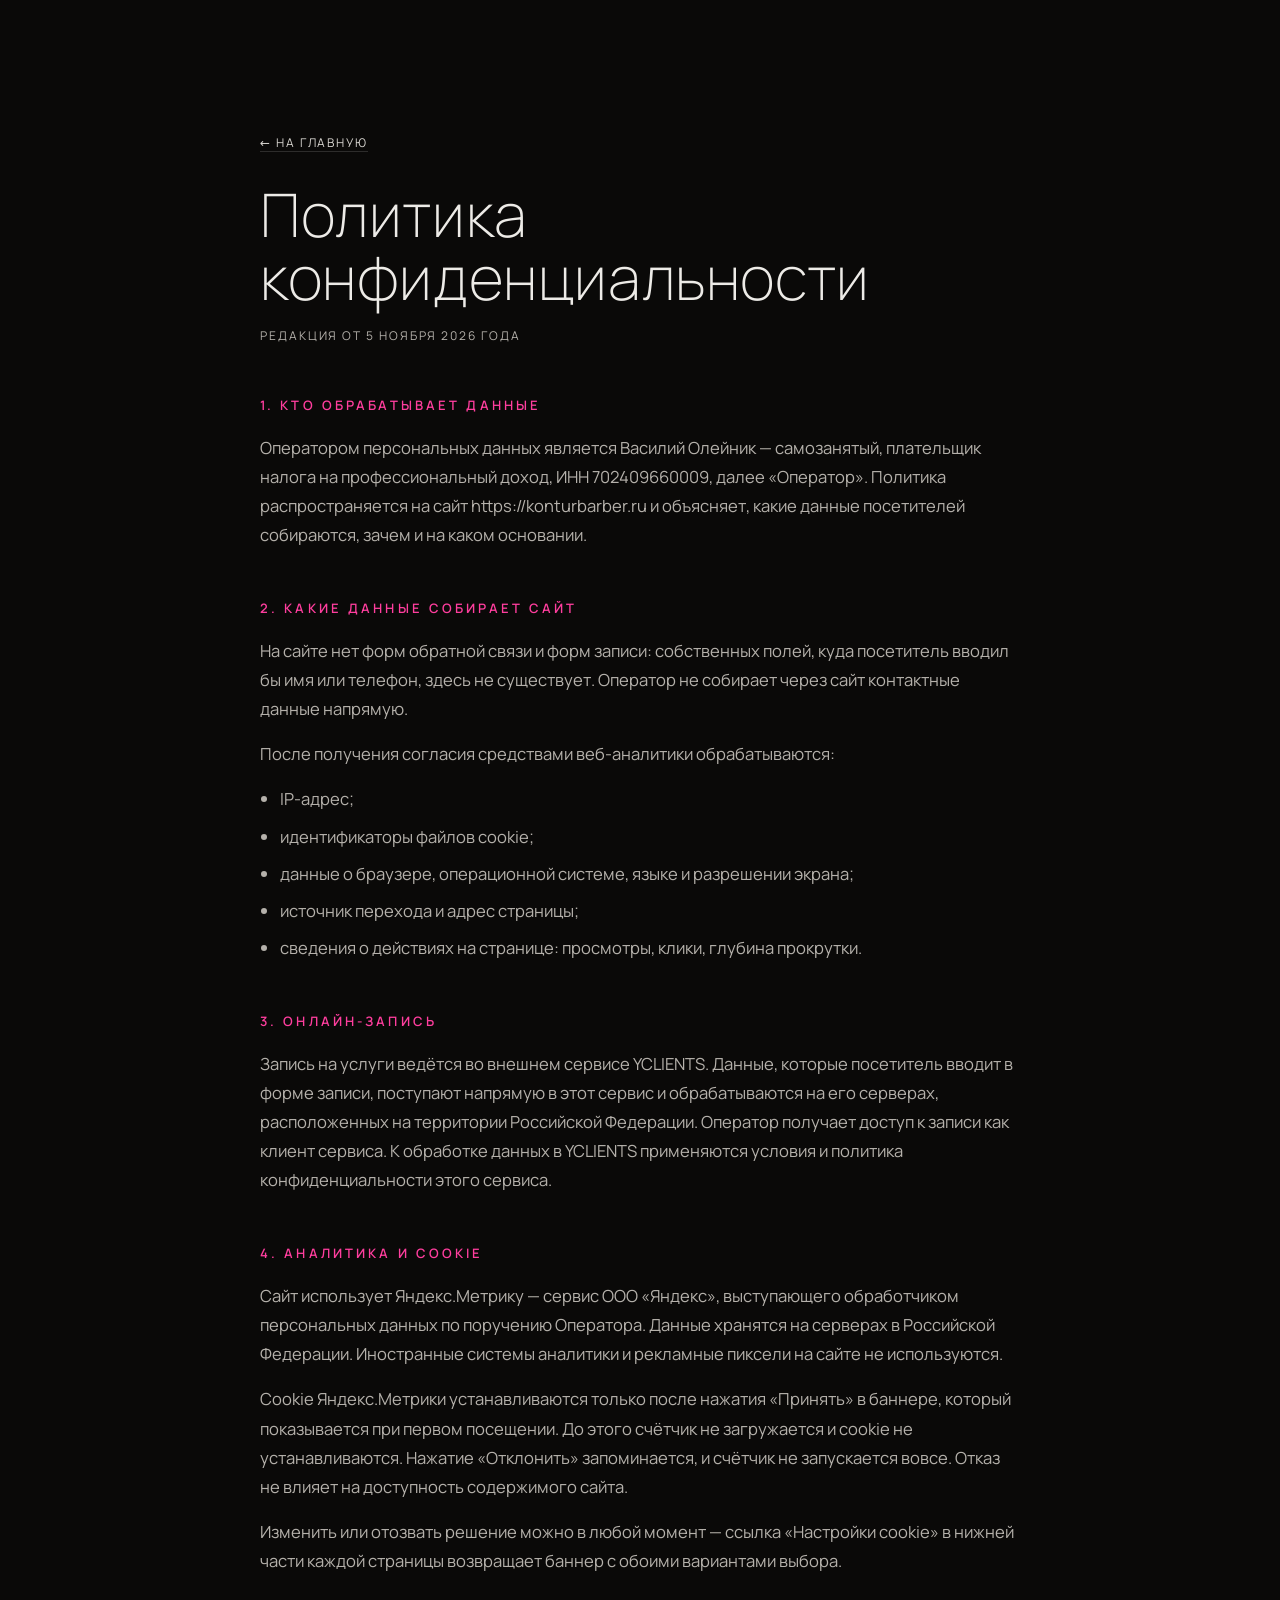
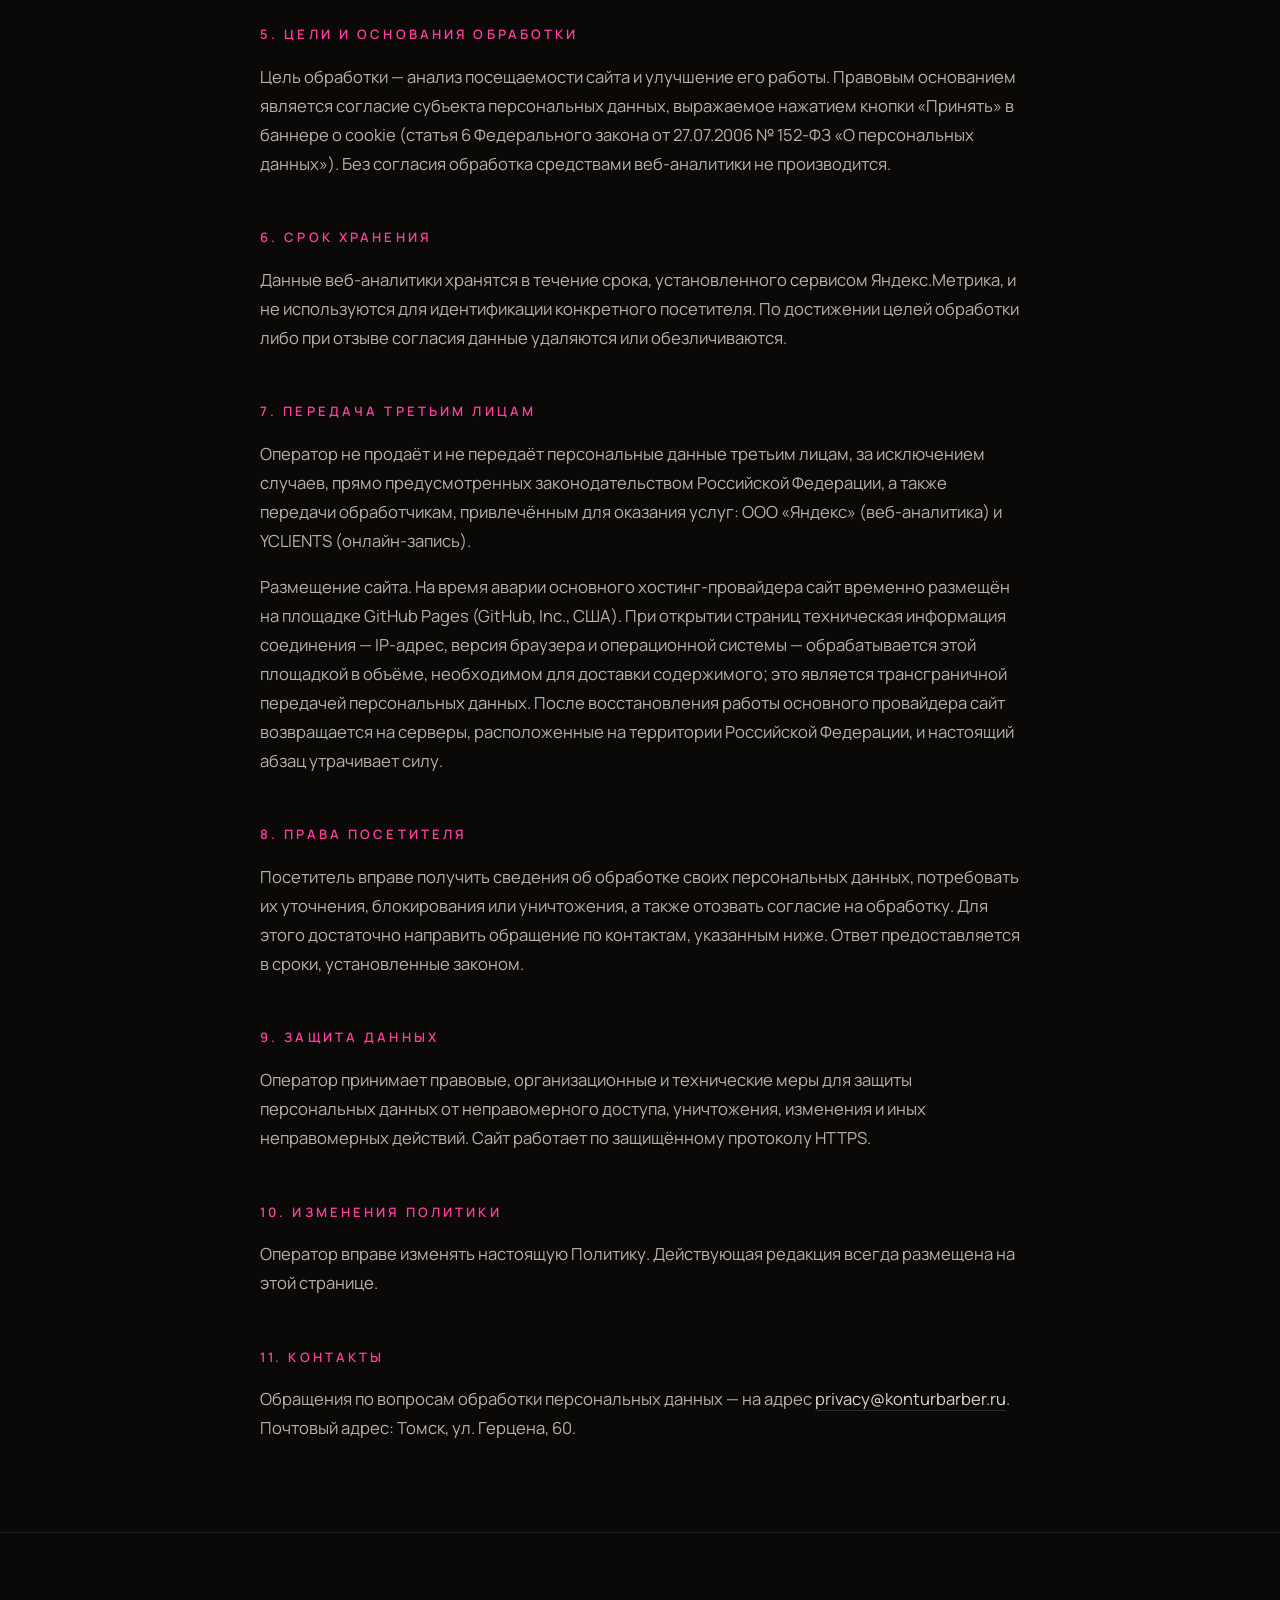
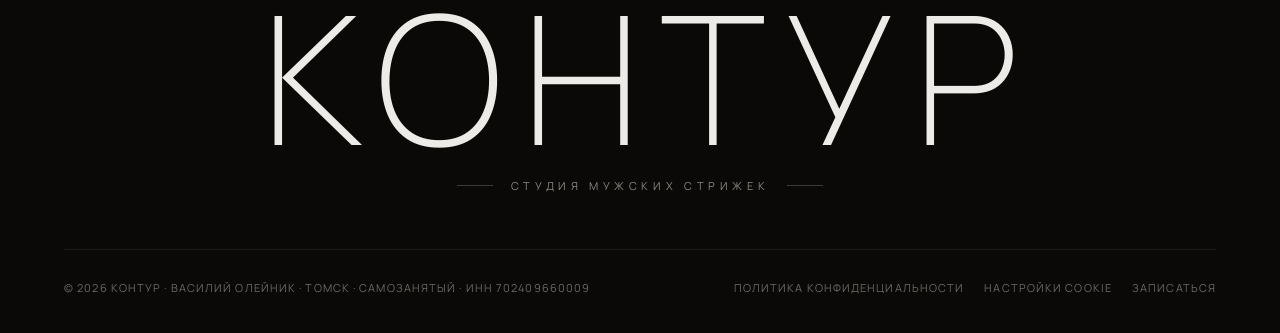
<file: politika-konfidencialnosti/index.html>
<!DOCTYPE html><html lang="ru"> <head><meta charset="utf-8"><meta name="viewport" content="width=device-width, initial-scale=1"><title>Политика конфиденциальности — барбершоп «Контур»</title><meta name="description" content="Как барбершоп «Контур» обрабатывает персональные данные посетителей сайта konturbarber.ru."><link rel="canonical" href="https://konturbarber.ru/politika-konfidencialnosti/"><meta name="theme-color" content="#0A0908"><link rel="icon" href="/favicon.ico" sizes="32x32"><link rel="icon" href="/favicon.svg" type="image/svg+xml"><link rel="apple-touch-icon" href="/apple-touch-icon.png"><link rel="manifest" href="/manifest.json"><meta name="yandex-verification" content="6644a1519f79d9f5"><link rel="preload" href="/fonts/manrope-cyrillic-wght-normal.woff2" as="font" type="font/woff2" crossorigin><link rel="preload" href="/fonts/cormorant-cyrillic-400-italic.woff2" as="font" type="font/woff2" crossorigin><meta property="og:type" content="website"><meta property="og:site_name" content="Барбершоп «Контур»"><meta property="og:title" content="Политика конфиденциальности — барбершоп «Контур»"><meta property="og:description" content="Как барбершоп «Контур» обрабатывает персональные данные посетителей сайта konturbarber.ru."><meta property="og:url" content="https://konturbarber.ru/politika-konfidencialnosti/"><meta property="og:locale" content="ru_RU"><meta property="og:image" content="https://konturbarber.ru/og-image-photo.png"><meta property="og:image:width" content="1200"><meta property="og:image:height" content="630"><meta property="og:image:alt" content="Барбершоп «Контур» — Василий Олейник, Томск"><meta name="twitter:card" content="summary_large_image"><script>
      (function () {
        var d = document.documentElement;
        d.classList.add('js');
        try {
          if (!sessionStorage.getItem('splashSeen')) d.classList.add('splash-on');
        } catch (e) {
          d.classList.add('splash-on');
        }
      })();
    </script><link rel="stylesheet" href="/_astro/Base.BEd1qg5v.css"><style>.footer[data-astro-cid-jo6i4kqk]{padding:var(--pad-y-footer) var(--pad-x) 36px;border-top:1px solid var(--hairline);position:relative}.footer__brand[data-astro-cid-jo6i4kqk]{text-align:center}.footer__logo[data-astro-cid-jo6i4kqk]{font-size:var(--logo-size-footer);letter-spacing:var(--logo-track-footer);text-indent:var(--logo-track-footer);font-weight:200;line-height:.9}.footer__tagline[data-astro-cid-jo6i4kqk]{letter-spacing:.42em;text-transform:uppercase;color:var(--muted-2);justify-content:center;align-items:center;gap:18px;margin-top:18px;font-size:11px;display:flex}.footer__rule[data-astro-cid-jo6i4kqk]{background:#fff3;width:36px;height:1px}.footer__bottom[data-astro-cid-jo6i4kqk]{margin-top:var(--head-gap-lg);border-top:1px solid var(--hairline);letter-spacing:.1em;text-transform:uppercase;color:var(--muted-3);flex-wrap:wrap;justify-content:space-between;align-items:center;gap:20px;padding-top:28px;font-size:11px;display:flex}.footer__links[data-astro-cid-jo6i4kqk]{flex-wrap:wrap;gap:20px;display:flex}.footer__links[data-astro-cid-jo6i4kqk] a[data-astro-cid-jo6i4kqk],.footer__cookies[data-astro-cid-jo6i4kqk]{color:var(--muted-3)}.footer__links[data-astro-cid-jo6i4kqk] a[data-astro-cid-jo6i4kqk]:hover,.footer__cookies[data-astro-cid-jo6i4kqk]:hover{color:var(--accent)}.footer__cookies[data-astro-cid-jo6i4kqk]{font:inherit;letter-spacing:inherit;text-transform:inherit;cursor:pointer;background:0 0;border:0;padding:0;transition:color .3s}.footer__spacer[data-astro-cid-jo6i4kqk]{height:var(--tabbar-space);display:none}@media (width<=860px){.footer__spacer[data-astro-cid-jo6i4kqk]{display:block}}
.doc[data-astro-cid-qrukgvmu]{padding:clamp(90px, 14vh, 160px) var(--pad-x) clamp(60px, 10vh, 120px)}.doc__inner[data-astro-cid-qrukgvmu]{max-width:760px;margin:0 auto}.doc__back[data-astro-cid-qrukgvmu]{letter-spacing:.16em;text-transform:uppercase;color:var(--muted-2);font-size:12px}.doc__title[data-astro-cid-qrukgvmu]{letter-spacing:.01em;margin-top:28px;font-size:clamp(34px,5vw,60px);font-weight:200;line-height:1.05}.doc__meta[data-astro-cid-qrukgvmu]{letter-spacing:.16em;text-transform:uppercase;color:var(--muted-3);margin-top:14px;font-size:12px}.doc__inner[data-astro-cid-qrukgvmu] h2{letter-spacing:.24em;text-transform:uppercase;color:var(--accent);margin-top:48px;font-size:13px;font-weight:600}.doc__inner[data-astro-cid-qrukgvmu] p{color:var(--muted);margin-top:16px}.doc__inner[data-astro-cid-qrukgvmu] ul{color:var(--muted);margin:16px 0 0;padding-left:20px}.doc__inner[data-astro-cid-qrukgvmu] li{margin-top:8px}.doc__inner[data-astro-cid-qrukgvmu] a{color:var(--text-soft);border-bottom:1px solid var(--border-strong)}.doc__inner[data-astro-cid-qrukgvmu] a:hover{color:var(--accent)}
</style></head> <body>  <main class="doc" data-astro-cid-qrukgvmu> <div class="doc__inner" data-astro-cid-qrukgvmu> <a href="/" class="doc__back" data-astro-cid-qrukgvmu>← На главную</a> <h1 class="doc__title" data-astro-cid-qrukgvmu>Политика конфиденциальности</h1> <p class="doc__meta" data-astro-cid-qrukgvmu>Редакция от 5 ноября 2026 года</p> <h2 data-astro-cid-qrukgvmu>1. Кто обрабатывает данные</h2> <p data-astro-cid-qrukgvmu>
Оператором персональных данных является Василий Олейник — самозанятый, плательщик налога на профессиональный доход,
        ИНН 702409660009, далее «Оператор». Политика распространяется на сайт https://konturbarber.ru и
        объясняет, какие данные посетителей собираются, зачем и на каком основании.
</p> <h2 data-astro-cid-qrukgvmu>2. Какие данные собирает сайт</h2> <p data-astro-cid-qrukgvmu>
На сайте нет форм обратной связи и форм записи: собственных полей, куда посетитель
        вводил бы имя или телефон, здесь не существует. Оператор не собирает через сайт
        контактные данные напрямую.
</p> <p data-astro-cid-qrukgvmu>После получения согласия средствами веб-аналитики обрабатываются:</p> <ul data-astro-cid-qrukgvmu> <li data-astro-cid-qrukgvmu>IP-адрес;</li> <li data-astro-cid-qrukgvmu>идентификаторы файлов cookie;</li> <li data-astro-cid-qrukgvmu>данные о браузере, операционной системе, языке и разрешении экрана;</li> <li data-astro-cid-qrukgvmu>источник перехода и адрес страницы;</li> <li data-astro-cid-qrukgvmu>сведения о действиях на странице: просмотры, клики, глубина прокрутки.</li> </ul> <h2 data-astro-cid-qrukgvmu>3. Онлайн-запись</h2> <p data-astro-cid-qrukgvmu>
Запись на услуги ведётся во внешнем сервисе YCLIENTS. Данные, которые посетитель
        вводит в форме записи, поступают напрямую в этот сервис и обрабатываются на его
        серверах, расположенных на территории Российской Федерации. Оператор получает доступ
        к записи как клиент сервиса. К обработке данных в YCLIENTS применяются условия
        и политика конфиденциальности этого сервиса.
</p> <h2 data-astro-cid-qrukgvmu>4. Аналитика и cookie</h2> <p data-astro-cid-qrukgvmu>
Сайт использует Яндекс.Метрику — сервис ООО «Яндекс», выступающего обработчиком
        персональных данных по поручению Оператора. Данные хранятся на серверах в Российской
        Федерации. Иностранные системы аналитики и рекламные пиксели на сайте не используются.
</p> <p data-astro-cid-qrukgvmu>
Cookie Яндекс.Метрики устанавливаются только после нажатия «Принять» в баннере, который
        показывается при первом посещении. До этого счётчик не загружается и cookie не
        устанавливаются. Нажатие «Отклонить» запоминается, и счётчик не запускается вовсе. Отказ
        не влияет на доступность содержимого сайта.
</p> <p data-astro-cid-qrukgvmu>
Изменить или отозвать решение можно в любой момент — ссылка «Настройки cookie» в нижней
        части каждой страницы возвращает баннер с обоими вариантами выбора.
</p> <h2 data-astro-cid-qrukgvmu>5. Цели и основания обработки</h2> <p data-astro-cid-qrukgvmu>
Цель обработки — анализ посещаемости сайта и улучшение его работы. Правовым основанием
        является согласие субъекта персональных данных, выражаемое нажатием кнопки «Принять»
        в баннере о cookie (статья 6 Федерального закона от 27.07.2006 № 152-ФЗ «О персональных
        данных»). Без согласия обработка средствами веб-аналитики не производится.
</p> <h2 data-astro-cid-qrukgvmu>6. Срок хранения</h2> <p data-astro-cid-qrukgvmu>
Данные веб-аналитики хранятся в течение срока, установленного сервисом Яндекс.Метрика,
        и не используются для идентификации конкретного посетителя. По достижении целей
        обработки либо при отзыве согласия данные удаляются или обезличиваются.
</p> <h2 data-astro-cid-qrukgvmu>7. Передача третьим лицам</h2> <p data-astro-cid-qrukgvmu>
Оператор не продаёт и не передаёт персональные данные третьим лицам, за исключением
        случаев, прямо предусмотренных законодательством Российской Федерации, а также
        передачи обработчикам, привлечённым для оказания услуг: ООО «Яндекс» (веб-аналитика)
        и YCLIENTS (онлайн-запись).
</p> <p data-astro-cid-qrukgvmu>
Размещение сайта. На время аварии основного хостинг-провайдера сайт временно
        размещён на площадке GitHub Pages (GitHub, Inc., США). При открытии страниц
        техническая информация соединения — IP-адрес, версия браузера и операционной
        системы — обрабатывается этой площадкой в объёме, необходимом для доставки
        содержимого; это является трансграничной передачей персональных данных.
        После восстановления работы основного провайдера сайт возвращается на серверы,
        расположенные на территории Российской Федерации, и настоящий абзац утрачивает
        силу.
</p> <h2 data-astro-cid-qrukgvmu>8. Права посетителя</h2> <p data-astro-cid-qrukgvmu>
Посетитель вправе получить сведения об обработке своих персональных данных, потребовать
        их уточнения, блокирования или уничтожения, а также отозвать согласие на обработку. Для
        этого достаточно направить обращение по контактам, указанным ниже. Ответ предоставляется
        в сроки, установленные законом.
</p> <h2 data-astro-cid-qrukgvmu>9. Защита данных</h2> <p data-astro-cid-qrukgvmu>
Оператор принимает правовые, организационные и технические меры для защиты персональных
        данных от неправомерного доступа, уничтожения, изменения и иных неправомерных действий.
        Сайт работает по защищённому протоколу HTTPS.
</p> <h2 data-astro-cid-qrukgvmu>10. Изменения политики</h2> <p data-astro-cid-qrukgvmu>
Оператор вправе изменять настоящую Политику. Действующая редакция всегда размещена на
        этой странице.
</p> <h2 data-astro-cid-qrukgvmu>11. Контакты</h2> <p data-astro-cid-qrukgvmu>
Обращения по вопросам обработки персональных данных — на адрес  <a href="mailto:privacy@konturbarber.ru" data-astro-cid-qrukgvmu>privacy@konturbarber.ru</a>. Почтовый адрес:  Томск, ул. Герцена, 60.
</p> </div> </main> <footer class="footer" data-astro-cid-jo6i4kqk> <div class="container" data-astro-cid-jo6i4kqk> <div class="footer__brand" data-astro-cid-jo6i4kqk> <div class="footer__logo" data-astro-cid-jo6i4kqk>КОНТУР</div> <div class="footer__tagline" data-astro-cid-jo6i4kqk> <span class="footer__rule" data-astro-cid-jo6i4kqk></span> <span data-astro-cid-jo6i4kqk>Студия мужских стрижек</span> <span class="footer__rule" data-astro-cid-jo6i4kqk></span> </div> </div> <div class="footer__bottom" data-astro-cid-jo6i4kqk>  <span data-astro-cid-jo6i4kqk>
© 2026 Контур · Василий Олейник · Томск · самозанятый · ИНН 702409660009 </span> <div class="footer__links" data-astro-cid-jo6i4kqk> <a href="/politika-konfidencialnosti/" data-astro-cid-jo6i4kqk>Политика конфиденциальности</a>  <button type="button" class="footer__cookies" data-cookie-settings data-astro-cid-jo6i4kqk>
Настройки cookie
</button> <a href="https://n2442954.yclients.com/" target="_blank" rel="noopener" data-astro-cid-jo6i4kqk>Записаться</a> </div> </div>  <div class="footer__spacer" aria-hidden="true" data-astro-cid-jo6i4kqk></div> </div> </footer>    <div class="cookie" id="cookie-banner" role="dialog" aria-live="polite" aria-label="Согласие на использование cookie" hidden data-astro-cid-hq3mgpmn>  <p class="cookie__text" data-astro-cid-hq3mgpmn>
Сайт использует cookie, чтобы считать посещаемость через Яндекс.Метрику. Данные
    обрабатываются на серверах в России. Подробнее — в <a href="/politika-konfidencialnosti/" data-astro-cid-hq3mgpmn>политике конфиденциальности</a>.
</p> <div class="cookie__actions" data-astro-cid-hq3mgpmn> <button type="button" class="cookie__btn cookie__btn--accept" data-cookie-accept data-astro-cid-hq3mgpmn>
Принять
</button> <button type="button" class="cookie__btn" data-cookie-decline data-astro-cid-hq3mgpmn>Отклонить</button> </div> </div> <script type="module">var e=111447750;function t(){document.addEventListener(`click`,t=>{let n=t.target;n instanceof Element&&n.closest(`a[href*="yclients.com"]`)&&window.ym?.(e,`reachGoal`,`booking`)},{capture:!0})}var n=!1;function r(){if(n)return;n=!0,window.ym=window.ym??((...e)=>{let t=window.ym.a??[];t.push(e),window.ym.a=t}),window.ym.l=Date.now();let r=document.createElement(`script`);r.async=!0,r.src=`https://mc.yandex.ru/metrika/tag.js`,document.head.appendChild(r),window.ym(e,`init`,{clickmap:!0,trackLinks:!0,accurateTrackBounce:!0,webvisor:!0,trackHash:!1}),t()}var i=`kontur-cookie-consent`,a=`cookieConsent`,o=document.querySelector(`#cookie-banner`),s=()=>{try{return localStorage.getItem(i)??localStorage.getItem(a)}catch{return null}},c=e=>{try{localStorage.setItem(i,e),localStorage.removeItem(a)}catch{}},l=e=>{let t=()=>{e.hidden=!1};if(!window.matchMedia(`(max-width: 860px)`).matches){window.setTimeout(t,3200);return}let n=()=>{window.scrollY<=window.innerHeight*.7||(window.removeEventListener(`scroll`,n),t())};window.addEventListener(`scroll`,n,{passive:!0}),n()};if(o){let e=s();e===`accepted`||e===`declined`?(c(e),e===`accepted`&&r()):l(o),document.querySelector(`[data-cookie-settings]`)?.addEventListener(`click`,()=>{try{localStorage.removeItem(i),localStorage.removeItem(a)}catch{}o.hidden=!1,o.scrollIntoView({block:`nearest`})}),o.querySelector(`[data-cookie-accept]`)?.addEventListener(`click`,()=>{c(`accepted`),o.hidden=!0,r()}),o.querySelector(`[data-cookie-decline]`)?.addEventListener(`click`,()=>{c(`declined`),o.hidden=!0,window.ym&&location.reload()})}</script> </body> </html>
</file>
<file: _astro/Base.BEd1qg5v.css>
:root{--bg:#0a0908;--surface:#141210;--text:#edebe7;--text-soft:#d9d6d1;--muted:#b5b1ab;--muted-2:#8a8681;--muted-3:#6b6863;--accent:#ff3e9e;--veil:#0a0908e0;--veil-filter:blur(22px) saturate(120%);--hairline:#ffffff14;--border-soft:#ffffff1a;--border:#ffffff1f;--border-strong:#ffffff24;--border-hero:#ffffff38;--border-outline:#ffffff40;--font-sans:"Manrope Variable", system-ui, -apple-system, "Segoe UI", sans-serif;--font-serif:"Cormorant", "Times New Roman", Georgia, serif;--logo-size-hero:clamp(72px, 20vw, 300px);--logo-size-intro:clamp(58px, 14vw, 200px);--logo-size-footer:clamp(48px, 14vw, 180px);--logo-track-hero:clamp(.06em, 1.2vw, .14em);--logo-track-intro:clamp(.08em, 1.3vw, .16em);--logo-track-footer:clamp(.1em, 1.5vw, .16em);--h2-size:clamp(40px, 6vw, 84px);--h2-size-booking:clamp(40px, 7vw, 96px);--body-size:clamp(15px, 1.3vw, 17px);--quote-size:clamp(22px, 2.4vw, 30px);--stat-size:clamp(34px, 4vw, 52px);--container:1400px;--pad-x:clamp(20px, 5vw, 64px);--pad-y:clamp(52px, 7.5vh, 160px);--pad-y-booking:clamp(60px, 9vh, 180px);--pad-y-footer:clamp(46px, 7vh, 110px);--head-gap:clamp(26px, 5vh, 72px);--head-gap-lg:clamp(32px, 6vh, 88px);--tabbar-space:102px;--r-sm:2px;--r-md:3px;--r-lg:4px;--ease-out:cubic-bezier(.16, .84, .35, 1);--ease-load:cubic-bezier(.7, 0, .25, 1);--shadow-cta:0 18px 50px #ff3e9e66;--shadow-cta-sm:0 14px 40px #ff3e9e59;--shadow-cta-xs:0 10px 30px #ff3e9e59}@font-face{font-family:Manrope Variable;font-style:normal;font-display:swap;font-weight:200 800;src:url(/fonts/manrope-cyrillic-wght-normal.woff2)format("woff2-variations");unicode-range:U+301,U+400-45F,U+490-491,U+4B0-4B1,U+2116}@font-face{font-family:Manrope Variable;font-style:normal;font-display:swap;font-weight:200 800;src:url(/fonts/manrope-cyrillic-ext-wght-normal.woff2)format("woff2-variations");unicode-range:U+460-52F,U+1C80-1C8A,U+20B4,U+2DE0-2DFF,U+A640-A69F,U+FE2E-FE2F}@font-face{font-family:Manrope Variable;font-style:normal;font-display:swap;font-weight:200 800;src:url(/fonts/manrope-latin-wght-normal.woff2)format("woff2-variations");unicode-range:U+??,U+131,U+152-153,U+2BB-2BC,U+2C6,U+2DA,U+2DC,U+304,U+308,U+329,U+2000-206F,U+20AC,U+2122,U+2191,U+2193,U+2212,U+2215,U+FEFF,U+FFFD}@font-face{font-family:Manrope Variable;font-style:normal;font-display:swap;font-weight:200 800;src:url(/fonts/manrope-latin-ext-wght-normal.woff2)format("woff2-variations");unicode-range:U+100-2BA,U+2BD-2C5,U+2C7-2CC,U+2CE-2D7,U+2DD-2FF,U+304,U+308,U+329,U+1D00-1DBF,U+1E00-1E9F,U+1EF2-1EFF,U+2020,U+20A0-20AB,U+20AD-20C0,U+2113,U+2C60-2C7F,U+A720-A7FF}@font-face{font-family:Cormorant;font-style:italic;font-display:swap;font-weight:400;src:url(/fonts/cormorant-cyrillic-400-italic.woff2)format("woff2");unicode-range:U+301,U+400-45F,U+490-491,U+4B0-4B1,U+2116}@font-face{font-family:Cormorant;font-style:italic;font-display:swap;font-weight:400;src:url(/fonts/cormorant-latin-400-italic.woff2)format("woff2");unicode-range:U+??,U+131,U+152-153,U+2BB-2BC,U+2C6,U+2DA,U+2DC,U+304,U+308,U+329,U+2000-206F,U+20AC,U+2122,U+2191,U+2193,U+2212,U+2215,U+FEFF,U+FFFD}@font-face{font-family:Cormorant;font-style:italic;font-display:swap;font-weight:500;src:url(/fonts/cormorant-cyrillic-500-italic.woff2)format("woff2");unicode-range:U+301,U+400-45F,U+490-491,U+4B0-4B1,U+2116}@font-face{font-family:Cormorant;font-style:italic;font-display:swap;font-weight:500;src:url(/fonts/cormorant-latin-500-italic.woff2)format("woff2");unicode-range:U+??,U+131,U+152-153,U+2BB-2BC,U+2C6,U+2DA,U+2DC,U+304,U+308,U+329,U+2000-206F,U+20AC,U+2122,U+2191,U+2193,U+2212,U+2215,U+FEFF,U+FFFD}*,:before,:after{box-sizing:border-box}html{scroll-behavior:smooth;background:var(--bg);scroll-padding-top:80px}body{background:var(--bg);color:var(--text);font-family:var(--font-sans);font-size:var(--body-size);-webkit-font-smoothing:antialiased;-moz-osx-font-smoothing:grayscale;text-rendering:optimizelegibility;margin:0;line-height:1.75;overflow-x:hidden}::selection{background:var(--accent);color:var(--bg)}a{color:var(--text);text-decoration:none;transition:color .3s}a:hover{color:var(--accent)}img{max-width:100%;display:block}h1,h2,h3,p{margin:0}button{font:inherit;color:inherit}:focus-visible{outline:2px solid var(--accent);outline-offset:2px;border-radius:1px}.container{max-width:var(--container);width:100%;margin:0 auto}.section{padding:var(--pad-y) var(--pad-x);border-top:1px solid var(--hairline);position:relative}.section-head{align-items:baseline;gap:16px;display:flex}.section-num{letter-spacing:.1em;color:var(--accent);font-size:13px;font-weight:700}.section-label{letter-spacing:.34em;text-transform:uppercase;color:var(--muted);font-size:12px;font-weight:600}.tick{background:var(--accent);flex:none;width:14px;height:1px;display:inline-block}.btn{border-radius:var(--r-sm);letter-spacing:.16em;text-transform:uppercase;cursor:pointer;border:1px solid #0000;align-items:center;gap:12px;padding:18px 34px;font-size:13px;font-weight:700;transition:transform .3s,box-shadow .3s,border-color .3s,background .3s;display:inline-flex}.btn--accent{background:var(--accent);border-color:var(--accent);color:var(--bg)}.btn--accent:hover{color:var(--bg);box-shadow:var(--shadow-cta-sm);transform:translateY(-3px)}.btn--ghost{border-color:var(--border-outline);color:var(--text);font-weight:600}.btn--ghost:hover{color:var(--text);border-color:var(--text);background:#ffffff0a}.js [data-reveal]{opacity:0;transition:opacity .9s var(--ease-out), transform .9s var(--ease-out);transform:translateY(28px)}.js [data-reveal].is-in{opacity:1;transform:none}@supports ((-webkit-backdrop-filter:blur(1px))){.nav,.tabbar__capsule,.cookie{-webkit-backdrop-filter:var(--veil-filter)}.about__badge,.map__badge{-webkit-backdrop-filter:blur(6px)}}@keyframes cueBounce{0%,to{opacity:.4;transform:translateY(0)}50%{opacity:1;transform:translateY(8px)}}@keyframes floatY{0%,to{transform:translateY(var(--py,0px)) rotate(var(--r,0deg))}50%{transform:translateY(calc(var(--py,0px) - 18px)) rotate(var(--r,0deg))}}@keyframes loadBar{0%{width:0}to{width:100%}}@keyframes introUp{0%{opacity:0;transform:translateY(24px)}to{opacity:1;transform:none}}@keyframes consentUp{0%{opacity:0;transform:translateY(16px)}to{opacity:1;transform:none}}@media (prefers-reduced-motion:reduce){html{scroll-behavior:auto}*,:before,:after{scroll-behavior:auto!important;transition-duration:.01ms!important;animation-duration:.01ms!important;animation-iteration-count:1!important}.js [data-reveal]{opacity:1;transform:none}}.cookie[data-astro-cid-hq3mgpmn]{z-index:98;background:var(--veil);max-width:760px;backdrop-filter:var(--veil-filter);border:1px solid var(--hairline);border-radius:var(--r-lg);animation:consentUp .5s var(--ease-out) both;align-items:center;gap:24px;margin-inline:auto;padding:18px 22px;display:flex;position:fixed;bottom:12px;left:12px;right:12px;box-shadow:0 12px 34px #00000059}.cookie[data-astro-cid-hq3mgpmn][hidden]{display:none}.cookie__text[data-astro-cid-hq3mgpmn]{color:var(--muted);flex:1;margin:0;font-size:13px;line-height:1.6}.cookie__text[data-astro-cid-hq3mgpmn] a[data-astro-cid-hq3mgpmn]{color:var(--text-soft);border-bottom:1px solid var(--border-strong)}.cookie__text[data-astro-cid-hq3mgpmn] a[data-astro-cid-hq3mgpmn]:hover{color:var(--accent)}.cookie__actions[data-astro-cid-hq3mgpmn]{flex:none;gap:10px;display:flex}.cookie__btn[data-astro-cid-hq3mgpmn]{color:var(--text-soft);border-radius:var(--r-sm);letter-spacing:.16em;text-transform:uppercase;white-space:nowrap;cursor:pointer;background:0 0;border:1px solid #ffffff38;padding:13px 26px;font-size:12px;font-weight:600;line-height:normal;transition:background .25s,border-color .25s}.cookie__btn[data-astro-cid-hq3mgpmn]:hover{border-color:var(--text);background:#ffffff0d}.cookie__btn--accept[data-astro-cid-hq3mgpmn]{background:var(--text);border-color:var(--text);color:var(--bg);font-weight:700}.cookie__btn--accept[data-astro-cid-hq3mgpmn]:hover{background:#fff;border-color:#fff}@media (width<=860px){.cookie[data-astro-cid-hq3mgpmn]{bottom:calc(max(12px, env(safe-area-inset-bottom)) + 95px);padding:14px 16px 15px;display:block}.cookie__text[data-astro-cid-hq3mgpmn]{margin:0 0 13px;font-size:12px;line-height:1.55}.cookie__actions[data-astro-cid-hq3mgpmn]{gap:8px}.cookie__btn[data-astro-cid-hq3mgpmn]{flex:1;min-height:44px;padding:12px 10px}}
</file>
<file: _astro/index.BUIeDGdT.css>
.intro[data-astro-cid-wx4ry4h2]{z-index:1000;background:var(--bg);flex-direction:column;justify-content:center;align-items:center;transition:opacity .8s,visibility .8s;display:none;position:fixed;inset:0}html.splash-on .intro[data-astro-cid-wx4ry4h2],html.splash-fade .intro[data-astro-cid-wx4ry4h2]{display:flex}html.splash-fade .intro[data-astro-cid-wx4ry4h2]{opacity:0;visibility:hidden;pointer-events:none}.intro__inner[data-astro-cid-wx4ry4h2]{text-align:center;animation:introUp .9s var(--ease-out) both;padding:0 24px}.intro__kicker[data-astro-cid-wx4ry4h2]{letter-spacing:.4em;text-transform:uppercase;color:var(--muted-2);justify-content:center;align-items:center;gap:16px;margin-bottom:clamp(22px,4vh,40px);font-size:11px;display:flex}.intro__rule[data-astro-cid-wx4ry4h2]{background:var(--accent);width:34px;height:1px}.intro__logo[data-astro-cid-wx4ry4h2]{font-weight:200;font-size:var(--logo-size-intro);letter-spacing:var(--logo-track-intro);text-indent:var(--logo-track-intro);color:var(--text);line-height:.9}.intro__sub[data-astro-cid-wx4ry4h2]{font-family:var(--font-serif);letter-spacing:.02em;color:var(--text-soft);margin-top:clamp(18px,3vh,32px);font-size:clamp(19px,2.2vw,28px);font-style:italic;line-height:1.3}.intro__bar[data-astro-cid-wx4ry4h2]{background:#ffffff1a;width:min(320px,68vw);height:2px;margin:clamp(34px,6vh,58px) auto 0;overflow:hidden}.intro__fill[data-astro-cid-wx4ry4h2]{background:var(--accent);width:0;height:100%;animation:loadBar 1.9s var(--ease-load) forwards;display:block}@media (prefers-reduced-motion:reduce){.intro[data-astro-cid-wx4ry4h2]{display:none!important}}.nav[data-astro-cid-wpvy4v7s]{z-index:100;padding:20px var(--pad-x);background:var(--veil);backdrop-filter:var(--veil-filter);border-bottom:1px solid var(--hairline);justify-content:space-between;align-items:center;display:flex;position:fixed;top:0;left:0;right:0}.nav__logo[data-astro-cid-wpvy4v7s]{letter-spacing:.42em;padding-left:2px;font-size:19px;font-weight:300}.nav__links[data-astro-cid-wpvy4v7s]{align-items:center;gap:clamp(18px,2.4vw,40px);display:flex}.nav__links[data-astro-cid-wpvy4v7s] a[data-astro-cid-wpvy4v7s]:not(.nav__cta){letter-spacing:.22em;text-transform:uppercase;color:var(--muted);font-size:12px;font-weight:500}.nav__links[data-astro-cid-wpvy4v7s] a[data-astro-cid-wpvy4v7s]:not(.nav__cta):hover{color:var(--accent)}.nav__cta[data-astro-cid-wpvy4v7s]{background:var(--accent);color:var(--bg);letter-spacing:.16em;text-transform:uppercase;border-radius:var(--r-sm);padding:12px 22px;font-size:12px;font-weight:700;transition:transform .3s,box-shadow .3s}.nav__cta[data-astro-cid-wpvy4v7s]:hover{color:var(--bg);box-shadow:var(--shadow-cta-xs);transform:translateY(-2px)}.nav__call[data-astro-cid-wpvy4v7s]{width:40px;height:40px;color:var(--text);border:1px solid #ffffff2e;border-radius:999px;flex:none;justify-content:center;align-items:center;display:none}.tabbar[data-astro-cid-wpvy4v7s]{z-index:99;left:12px;right:12px;bottom:max(12px, env(safe-area-inset-bottom));align-items:stretch;gap:10px;display:none;position:fixed}.tabbar__capsule[data-astro-cid-wpvy4v7s]{background:var(--veil);backdrop-filter:var(--veil-filter);border:1px solid var(--hairline);border-radius:999px;flex:1;align-items:stretch;gap:2px;padding:7px 8px;display:flex;box-shadow:0 12px 34px #00000059}.tab[data-astro-cid-wpvy4v7s]{min-height:48px;color:var(--text);border-radius:999px;flex-direction:column;flex:1;justify-content:center;align-items:center;gap:5px;padding:8px 2px 7px;display:flex;position:relative}.tab[data-astro-cid-wpvy4v7s]:hover{color:var(--text)}.tab__pill[data-astro-cid-wpvy4v7s]{opacity:0;background:#ffffff1a;border-radius:999px;transition:opacity .3s;position:absolute;inset:0}.tab[data-astro-cid-wpvy4v7s].is-active .tab__pill[data-astro-cid-wpvy4v7s]{opacity:1}.tab__icon[data-astro-cid-wpvy4v7s],.tab__label[data-astro-cid-wpvy4v7s]{position:relative}.tab__label[data-astro-cid-wpvy4v7s]{letter-spacing:.02em;text-align:center;min-height:23px;color:var(--text-soft);font-size:10px;font-weight:500;line-height:1.15}.tabbar__book[data-astro-cid-wpvy4v7s]{background:var(--accent);border-radius:50%;flex:none;justify-content:center;align-self:center;align-items:center;width:62px;height:62px;display:flex;box-shadow:0 12px 34px #ff3e9e59}@media (width<=860px){.nav__links[data-astro-cid-wpvy4v7s]{display:none}.nav__call[data-astro-cid-wpvy4v7s],.tabbar[data-astro-cid-wpvy4v7s]{display:flex}}@layer astro.images{:where([data-astro-image]){height:auto}:where([data-astro-image=full-width]){width:100%}:where([data-astro-image=constrained]){max-width:100%}[data-astro-image-fit=fill]{object-fit:fill}[data-astro-image-fit=contain]{object-fit:contain}[data-astro-image-fit=cover]{object-fit:cover}[data-astro-image-fit=scale-down]{object-fit:scale-down}[data-astro-image-pos=top]{object-position:top}[data-astro-image-pos=bottom]{object-position:bottom}[data-astro-image-pos=left]{object-position:left}[data-astro-image-pos=right]{object-position:right}[data-astro-image-pos=center]{object-position:center}[data-astro-image-pos=top-bottom]{object-position:top bottom}[data-astro-image-pos=top-left]{object-position:top left}[data-astro-image-pos=top-right]{object-position:top right}[data-astro-image-pos=top-center]{object-position:top center}[data-astro-image-pos=bottom-top]{object-position:bottom top}[data-astro-image-pos=bottom-left]{object-position:bottom left}[data-astro-image-pos=bottom-right]{object-position:bottom right}[data-astro-image-pos=bottom-center]{object-position:bottom center}[data-astro-image-pos=left-top]{object-position:left top}[data-astro-image-pos=left-bottom]{object-position:left bottom}[data-astro-image-pos=left-right]{object-position:left right}[data-astro-image-pos=left-center]{object-position:left center}[data-astro-image-pos=right-top]{object-position:right top}[data-astro-image-pos=right-bottom]{object-position:right bottom}[data-astro-image-pos=right-left]{object-position:right left}[data-astro-image-pos=right-center]{object-position:right center}[data-astro-image-pos=center-top]{object-position:center top}[data-astro-image-pos=center-bottom]{object-position:center bottom}[data-astro-image-pos=center-left]{object-position:center left}[data-astro-image-pos=center-right]{object-position:center right}}.backdrop[data-astro-cid-dpbtxpgj]{z-index:0;position:absolute;inset:0;overflow:hidden}.backdrop__photo[data-astro-cid-dpbtxpgj]{background-repeat:no-repeat;background-size:cover;background-attachment:fixed;position:absolute;inset:0}@media (hover:none){.backdrop__photo[data-astro-cid-dpbtxpgj]{background-attachment:scroll}}.backdrop__desat[data-astro-cid-dpbtxpgj]{mix-blend-mode:saturation;background:#6b6863;position:absolute;inset:0}.hero[data-astro-cid-ge2uvauf]{min-height:100svh;padding:clamp(88px, 11vh, 120px) var(--pad-x) 60px;background:var(--bg);flex-direction:column;justify-content:center;display:flex;position:relative}.hero__scrim[data-astro-cid-ge2uvauf]{z-index:1;pointer-events:none;background:linear-gradient(90deg,#0a0908e6 0%,#0a0908b3 45%,#0a090859 100%),linear-gradient(#0a0908ad 0%,#0a09084d 55%,#0a0908e0 100%);position:absolute;inset:0}.hero__letters[data-astro-cid-ge2uvauf]{pointer-events:none;position:absolute;inset:0;overflow:hidden}.hero__letter[data-astro-cid-ge2uvauf]{color:#ffffff07;will-change:transform;font-weight:200;animation:9s ease-in-out infinite floatY;position:absolute}.hero__letter--k[data-astro-cid-ge2uvauf]{--r:-14deg;font-size:clamp(120px,22vw,340px);top:8%;left:6%}.hero__letter--n[data-astro-cid-ge2uvauf]{--r:12deg;font-size:clamp(120px,22vw,340px);animation-duration:11s;bottom:6%;right:8%}.hero__letter--o[data-astro-cid-ge2uvauf]{--r:-8deg;color:#ff3e9e0d;font-size:clamp(90px,14vw,220px);animation-duration:13s;top:26%;right:22%}.hero__inner[data-astro-cid-ge2uvauf]{z-index:2;position:relative}.hero__kicker[data-astro-cid-ge2uvauf]{letter-spacing:.34em;text-transform:uppercase;color:var(--muted);align-items:center;gap:16px;margin-bottom:clamp(14px,3.4vh,56px);font-size:11px;font-weight:600;display:flex}.hero__rule[data-astro-cid-ge2uvauf]{background:var(--accent);flex:none;width:44px;height:1px}.hero__logo[data-astro-cid-ge2uvauf]{font-weight:200;font-size:var(--logo-size-hero);letter-spacing:var(--logo-track-hero);text-indent:var(--logo-track-hero);line-height:.9}.hero__name[data-astro-cid-ge2uvauf]{letter-spacing:.5em;text-transform:uppercase;max-width:1180px;color:var(--text-soft);text-shadow:0 1px 16px #0a0908eb,0 0 4px #0a0908b3;white-space:nowrap;align-items:center;gap:20px;margin-top:clamp(12px,2.2vh,36px);font-size:clamp(11px,1.3vw,15px);display:flex}.hero__line[data-astro-cid-ge2uvauf]{background:var(--border-hero);flex:1;height:1px}.hero__bottom[data-astro-cid-ge2uvauf]{flex-wrap:wrap;justify-content:space-between;align-items:flex-end;gap:clamp(20px,4vh,40px);margin-top:clamp(20px,4.5vh,80px);display:flex}.hero__slogan[data-astro-cid-ge2uvauf]{max-width:440px;font-family:var(--font-serif);color:var(--text-soft);font-size:clamp(22px,2.6vw,30px);font-style:italic;font-weight:400;line-height:1.35}.hero__actions[data-astro-cid-ge2uvauf]{flex-wrap:wrap;gap:16px;display:flex}.hero__cue[data-astro-cid-ge2uvauf]{letter-spacing:.3em;text-transform:uppercase;color:var(--muted-3);flex-direction:column;align-items:center;gap:8px;font-size:9px;display:flex;position:absolute;bottom:26px;left:50%;transform:translate(-50%)}.hero__arrow[data-astro-cid-ge2uvauf]{font-size:14px;animation:2s ease-in-out infinite cueBounce}.hero__tabbar-space[data-astro-cid-ge2uvauf]{height:0}@media (width<=860px){.hero__tabbar-space[data-astro-cid-ge2uvauf]{height:44px}.hero__cue[data-astro-cid-ge2uvauf]{display:none}}.master[data-astro-cid-ypcr3dkg]{grid-template-columns:repeat(auto-fit,minmax(300px,1fr));align-items:start;gap:clamp(40px,6vw,88px);display:grid}.master--divided[data-astro-cid-ypcr3dkg]{border-top:1px solid var(--border-soft);margin-top:clamp(48px,8vh,110px);padding-top:clamp(44px,6vh,88px)}.master__media[data-astro-cid-ypcr3dkg]{position:relative}.master__frame[data-astro-cid-ypcr3dkg]{aspect-ratio:4/5;border-radius:var(--r-md);background:var(--surface);position:relative;overflow:hidden}.master__frame[data-astro-cid-ypcr3dkg] img{object-fit:cover;object-position:50% 42%;filter:grayscale()contrast(1.05)brightness(.92);width:100%;height:100%;transition:filter .6s,transform .6s}.master__frame[data-astro-cid-ypcr3dkg]:hover img{filter:grayscale(0)contrast(1.02);transform:scale(1.03)}.master__badge[data-astro-cid-ypcr3dkg]{letter-spacing:.28em;text-transform:uppercase;backdrop-filter:blur(6px);border-radius:var(--r-sm);background:#0a09088c;padding:7px 12px;font-size:10px;position:absolute;bottom:16px;left:16px}.master__body[data-astro-cid-ypcr3dkg]{padding-top:8px}.master__title[data-astro-cid-ypcr3dkg]{font-weight:200;font-size:var(--h2-size);letter-spacing:.01em;line-height:.98}.master__role[data-astro-cid-ypcr3dkg]{letter-spacing:.24em;text-transform:uppercase;color:var(--accent);margin-top:22px;font-size:12px;font-weight:600}.master__text[data-astro-cid-ypcr3dkg]{max-width:520px;color:var(--muted);margin-top:18px}.master__text[data-astro-cid-ypcr3dkg]:first-of-type{margin-top:34px}.master__box[data-astro-cid-ypcr3dkg]{border:1px solid var(--border);border-radius:var(--r-md);flex-direction:column;gap:14px;max-width:520px;margin-top:36px;padding:22px 24px;display:flex}.master__box-title[data-astro-cid-ypcr3dkg]{letter-spacing:.24em;text-transform:uppercase;color:var(--accent);font-size:11px;font-weight:600}.master__box-list[data-astro-cid-ypcr3dkg]{color:var(--text-soft);flex-wrap:wrap;gap:10px 22px;font-size:14px;font-weight:300;line-height:1.4;display:flex}.master__box-list[data-astro-cid-ypcr3dkg] span[data-astro-cid-ypcr3dkg]{align-items:center;gap:10px;display:flex}.master__quote[data-astro-cid-ypcr3dkg]{max-width:520px;font-family:var(--font-serif);font-style:italic;font-weight:500;font-size:var(--quote-size);color:var(--text);border-left:2px solid var(--accent);margin:28px 0 0;padding-left:22px;line-height:1.4}.master__stats[data-astro-cid-ypcr3dkg]{flex-wrap:wrap;gap:clamp(28px,5vw,56px);margin-top:44px;display:flex}.master__stat-value[data-astro-cid-ypcr3dkg]{font-size:var(--stat-size);font-weight:200;line-height:1}.master__stat-suffix[data-astro-cid-ypcr3dkg]{color:var(--accent)}.master__stat-label[data-astro-cid-ypcr3dkg]{letter-spacing:.2em;text-transform:uppercase;color:var(--muted-2);margin-top:8px;font-size:11px;line-height:1.4}.master__cta[data-astro-cid-ypcr3dkg]{border:1px solid var(--border-outline);border-radius:var(--r-sm);letter-spacing:.16em;text-transform:uppercase;color:var(--text);align-items:center;gap:12px;margin-top:40px;padding:18px 34px;font-size:13px;font-weight:600;transition:border-color .3s,background .3s;display:inline-flex}.master__cta[data-astro-cid-ypcr3dkg]:hover{color:var(--text);border-color:var(--text);background:#ffffff0a}.team__head[data-astro-cid-ae2kqkmy]{margin-bottom:var(--head-gap-lg);flex-wrap:wrap;justify-content:space-between;gap:20px}.team__label[data-astro-cid-ae2kqkmy]{align-items:baseline;gap:16px;display:flex}.team__note[data-astro-cid-ae2kqkmy]{letter-spacing:.04em;color:var(--muted-3);font-size:12px}.prices__head[data-astro-cid-wespfddb]{margin-bottom:var(--head-gap);flex-wrap:wrap;justify-content:space-between;align-items:baseline;gap:20px;display:flex}.prices__note[data-astro-cid-wespfddb]{letter-spacing:.04em;color:var(--muted-3);font-size:12px}.prices__list[data-astro-cid-wespfddb]{border-top:1px solid var(--border)}.price[data-astro-cid-wespfddb]{border-bottom:1px solid var(--border);color:var(--text);grid-template-columns:auto 1fr auto;align-items:center;gap:clamp(16px,3vw,48px);padding:clamp(22px,3vw,34px) 4px;transition:background .35s,padding-left .35s;display:grid}.price[data-astro-cid-wespfddb]:hover{color:var(--text);background:#ffffff08;padding-left:20px}.price__name[data-astro-cid-wespfddb]{letter-spacing:.01em;font-size:clamp(20px,2.4vw,30px);font-weight:300;line-height:1.2}.price__desc[data-astro-cid-wespfddb]{color:var(--muted-2);font-size:13px;line-height:1.5}.price__value[data-astro-cid-wespfddb]{white-space:nowrap;font-size:clamp(18px,2vw,24px);font-weight:400}.price__rub[data-astro-cid-wespfddb]{color:var(--accent)}.price__free[data-astro-cid-wespfddb]{letter-spacing:.18em;text-transform:uppercase;color:var(--accent);white-space:nowrap;font-size:clamp(13px,1.1vw,15px);font-weight:600}@media (width<=700px){.price[data-astro-cid-wespfddb]{grid-template-columns:1fr auto;gap:6px 16px}.price__name[data-astro-cid-wespfddb]{grid-area:1/1}.price__value[data-astro-cid-wespfddb],.price__free[data-astro-cid-wespfddb]{grid-area:1/2;align-self:center}.price__desc[data-astro-cid-wespfddb]{grid-area:2/1/auto/-1}}.works__head[data-astro-cid-rcgqestb]{margin-bottom:var(--head-gap);flex-wrap:wrap;justify-content:space-between;gap:20px}.works__label[data-astro-cid-rcgqestb]{align-items:baseline;gap:16px;display:flex}.works__note[data-astro-cid-rcgqestb]{letter-spacing:.04em;color:var(--muted-3);font-size:12px}.works__grid[data-astro-cid-rcgqestb]{grid-template-columns:repeat(3,minmax(0,1fr));gap:clamp(10px,1.2vw,18px);display:grid}.work[data-astro-cid-rcgqestb]{aspect-ratio:3/4;border:1px solid var(--hairline);background:#151312;margin:0;position:relative;overflow:hidden}.work__img[data-astro-cid-rcgqestb]{object-fit:cover;filter:grayscale()brightness(.82)contrast(1.06);width:100%;height:100%;transition:filter 1s ease, transform 1.1s var(--ease-out);display:block}.work[data-astro-cid-rcgqestb]:hover .work__img[data-astro-cid-rcgqestb]{filter:grayscale(0)brightness()contrast();transform:scale(1.03)}@media (width<=900px){.works__grid[data-astro-cid-rcgqestb]{grid-template-columns:repeat(2,minmax(0,1fr))}}.review[data-astro-cid-wz2p2ybn]{border:1px solid var(--border-soft);border-radius:var(--r-lg);background:#ffffff04;flex-direction:column;margin:0;padding:clamp(20px,1.9vw,26px);display:flex}.review__head[data-astro-cid-wz2p2ybn]{align-items:center;gap:12px;margin-bottom:16px;display:flex}.review__avatar[data-astro-cid-wz2p2ybn]{letter-spacing:.06em;width:34px;height:34px;color:var(--muted);border:1px solid #ffffff29;border-radius:999px;flex:none;justify-content:center;align-items:center;font-size:12px;font-weight:600;display:flex}.review__who[data-astro-cid-wz2p2ybn]{flex-direction:column;gap:3px;min-width:0;display:flex}.review__name[data-astro-cid-wz2p2ybn]{letter-spacing:.01em;color:var(--text);font-size:14px;font-weight:500}.review__meta[data-astro-cid-wz2p2ybn]{align-items:center;gap:8px;display:flex}.review__stars[data-astro-cid-wz2p2ybn]{letter-spacing:.16em;color:var(--text-soft);font-size:10px}.review__date[data-astro-cid-wz2p2ybn]{letter-spacing:.03em;color:var(--muted-3);font-size:11px}.review__text[data-astro-cid-wz2p2ybn]{color:var(--muted);max-height:12.1em;margin:0;font-size:14.5px;line-height:1.72;overflow:hidden}@supports (max-height:1lh){.review__text[data-astro-cid-wz2p2ybn]{max-height:7lh}}.review__text[data-astro-cid-wz2p2ybn][data-clamped]{mask-image:linear-gradient(#000 55%,#00000073 82%,#0000 100%)}@supports ((-webkit-mask-image:linear-gradient(#000, transparent))){.review__text[data-astro-cid-wz2p2ybn][data-clamped]{-webkit-mask-image:linear-gradient(#000 55%,#00000073 82%,#0000 100%)}}.reviews[data-astro-cid-4bjs7uhz]{padding:clamp(28px, 4vh, 72px) 0 var(--pad-y);border-top:0;overflow:hidden}.reviews__label[data-astro-cid-4bjs7uhz]{color:var(--text)}.reviews__inner[data-astro-cid-4bjs7uhz]{padding:0 var(--pad-x)}.reviews__head[data-astro-cid-4bjs7uhz]{margin-bottom:var(--head-gap);flex-wrap:wrap}.rating[data-astro-cid-4bjs7uhz]{letter-spacing:.04em;color:var(--muted-3);border-bottom:1px solid var(--border-strong);align-items:baseline;gap:9px;padding-bottom:2px;font-size:12px;display:inline-flex}.rating[data-astro-cid-4bjs7uhz]:hover{color:var(--accent)}.rating__value[data-astro-cid-4bjs7uhz]{letter-spacing:.02em;color:var(--text-soft);font-weight:600}.rating__dot[data-astro-cid-4bjs7uhz]{color:#4a4744}.reviews__grid[data-astro-cid-4bjs7uhz]{grid-template-columns:repeat(3,minmax(0,1fr));align-items:stretch;gap:clamp(16px,1.6vw,22px);margin-bottom:clamp(22px,3vh,34px);display:grid}.reviews__cta[data-astro-cid-4bjs7uhz]{border-radius:var(--r-lg);letter-spacing:.16em;text-transform:uppercase;min-height:52px;color:var(--text-soft);border:1px solid #ffffff29;justify-content:center;align-items:center;gap:12px;margin-bottom:clamp(22px,3vh,34px);font-size:12px;transition:border-color .35s,color .35s;display:flex}.reviews__cta[data-astro-cid-4bjs7uhz]:hover{color:var(--text);border-color:#ffffff57}.reviews__leave[data-astro-cid-4bjs7uhz]{grid-template-columns:repeat(auto-fit,minmax(min(100%,300px),1fr));align-items:start;gap:clamp(20px,3vw,48px);margin-top:clamp(48px,8vh,110px);display:grid}.reviews__title[data-astro-cid-4bjs7uhz]{letter-spacing:.01em;font-size:clamp(26px,3vw,38px);font-weight:200;line-height:1.1}.reviews__text[data-astro-cid-4bjs7uhz]{max-width:440px;color:var(--muted);margin-top:18px;font-size:15px;line-height:1.75}.reviews__places[data-astro-cid-4bjs7uhz]{flex-direction:column;gap:clamp(10px,1.2vw,14px);display:flex}.place[data-astro-cid-4bjs7uhz]{border:1px solid var(--border);border-radius:var(--r-lg);color:var(--text);justify-content:space-between;align-items:center;gap:18px;padding:clamp(17px,1.7vw,21px) clamp(18px,1.8vw,24px);transition:border-color .35s,transform .35s;display:flex}.place[data-astro-cid-4bjs7uhz]:hover{color:var(--text);border-color:#ffffff4d;transform:translateY(-2px)}.place__body[data-astro-cid-4bjs7uhz]{flex-direction:column;gap:6px;display:flex}.place__kicker[data-astro-cid-4bjs7uhz]{letter-spacing:.24em;text-transform:uppercase;color:var(--muted-2);font-size:10.5px}.place__name[data-astro-cid-4bjs7uhz]{letter-spacing:.01em;font-size:19px;font-weight:300}.place__note[data-astro-cid-4bjs7uhz]{color:var(--muted-2);font-size:12.5px;line-height:1.5}.place__arrow[data-astro-cid-4bjs7uhz]{border:1px solid var(--border-outline);width:38px;height:38px;color:var(--muted);border-radius:999px;flex:none;justify-content:center;align-items:center;font-size:15px;display:flex}@media (width<=1100px){.reviews__grid[data-astro-cid-4bjs7uhz]{grid-template-columns:repeat(2,minmax(0,1fr))}}@media (width<=700px){.reviews__grid[data-astro-cid-4bjs7uhz]{grid-template-columns:minmax(0,1fr);gap:14px}}.booking[data-astro-cid-5n25xmrl]{padding:var(--pad-y-booking) var(--pad-x);border-top:1px solid var(--hairline);text-align:center;position:relative;overflow:hidden}.booking__scrim[data-astro-cid-5n25xmrl]{z-index:1;pointer-events:none;background:radial-gradient(90% 80%,#0a0908e6 0%,#0a0908d1 45%,#0a0908b8 100%);position:absolute;inset:0}.booking__ghost[data-astro-cid-5n25xmrl]{z-index:1;pointer-events:none;justify-content:center;align-items:center;display:flex;position:absolute;inset:0}.booking__ghost[data-astro-cid-5n25xmrl] span[data-astro-cid-5n25xmrl]{letter-spacing:.1em;white-space:nowrap;color:#ffffff0d;font-size:clamp(200px,40vw,600px);font-weight:200;line-height:1}.booking__inner[data-astro-cid-5n25xmrl]{z-index:2;max-width:820px;margin:0 auto;position:relative}.booking__label[data-astro-cid-5n25xmrl]{color:var(--accent)}.booking__title[data-astro-cid-5n25xmrl]{font-weight:200;font-size:var(--h2-size-booking);letter-spacing:.01em;margin-top:24px;line-height:.98}.booking__text[data-astro-cid-5n25xmrl]{max-width:520px;color:var(--muted);margin:28px auto 0;line-height:1.7}.booking__actions[data-astro-cid-5n25xmrl]{flex-direction:column;align-items:center;gap:22px;margin-top:44px;display:flex}.booking__cta[data-astro-cid-5n25xmrl]{letter-spacing:.14em;padding:22px 52px;font-size:15px}.booking__cta[data-astro-cid-5n25xmrl]:hover{box-shadow:var(--shadow-cta)}.booking__contacts[data-astro-cid-5n25xmrl]{letter-spacing:.16em;text-transform:uppercase;color:var(--muted);flex-wrap:wrap;justify-content:center;gap:14px 28px;font-size:13px;display:flex}.booking__contacts[data-astro-cid-5n25xmrl] a[data-astro-cid-5n25xmrl]{color:var(--muted);align-items:center;gap:10px;display:flex}.booking__contacts[data-astro-cid-5n25xmrl] a[data-astro-cid-5n25xmrl]:hover{color:var(--accent)}.fallback[data-astro-cid-5n25xmrl]{background:var(--veil);max-width:640px;backdrop-filter:var(--veil-filter);border:1px solid var(--hairline);border-radius:var(--r-lg);text-align:left;margin:40px auto 0;padding:clamp(24px,3vw,36px) clamp(20px,3vw,40px)}.fallback__label[data-astro-cid-5n25xmrl]{letter-spacing:.3em;text-transform:uppercase;color:var(--accent);align-items:center;gap:12px;margin-bottom:16px;font-size:11px;font-weight:600;display:flex}.fallback__dot[data-astro-cid-5n25xmrl]{background:var(--accent);border-radius:50%;flex:none;width:7px;height:7px}.fallback__title[data-astro-cid-5n25xmrl]{color:var(--text);margin-bottom:6px;font-size:clamp(19px,2vw,24px);font-weight:300;line-height:1.3}.fallback__text[data-astro-cid-5n25xmrl]{color:var(--muted);margin-bottom:24px;font-size:14px;line-height:1.65}.fallback__actions[data-astro-cid-5n25xmrl]{flex-wrap:wrap;gap:12px;display:flex}.fallback__btn[data-astro-cid-5n25xmrl]{border-radius:var(--r-sm);min-height:56px;color:var(--text);letter-spacing:.14em;text-transform:uppercase;border:1px solid #ffffff47;flex:220px;justify-content:center;align-items:center;gap:12px;padding:16px 28px;font-size:13px;font-weight:600;transition:border-color .3s,background .3s,transform .3s;display:inline-flex}.fallback__btn[data-astro-cid-5n25xmrl]:hover{color:var(--text);border-color:var(--text);background:#ffffff0d}.fallback__btn--solid[data-astro-cid-5n25xmrl]{background:var(--text);border-color:var(--text);color:var(--bg);font-weight:700}.fallback__btn--solid[data-astro-cid-5n25xmrl]:hover{color:var(--bg);background:var(--text);border-color:var(--text);transform:translateY(-2px)}.fallback__foot[data-astro-cid-5n25xmrl]{border-top:1px solid var(--border-soft);letter-spacing:.06em;color:var(--muted-2);flex-wrap:wrap;justify-content:space-between;align-items:center;gap:12px;margin-top:20px;padding-top:18px;font-size:12px;display:flex}.fallback__retry[data-astro-cid-5n25xmrl]{color:var(--text-soft);border-bottom:1px solid #ffffff2e;align-items:center;gap:8px;padding-bottom:2px;display:inline-flex}.contacts__head[data-astro-cid-xd5echp7]{margin-bottom:var(--head-gap)}.contacts__grid[data-astro-cid-xd5echp7]{grid-template-columns:repeat(auto-fit,minmax(300px,1fr));align-items:start;gap:clamp(32px,4vw,64px);display:grid}.contacts__col[data-astro-cid-xd5echp7]{flex-direction:column;gap:36px;display:flex}.contacts__label[data-astro-cid-xd5echp7]{letter-spacing:.24em;text-transform:uppercase;color:var(--muted-2);font-size:11px}.contacts__value[data-astro-cid-xd5echp7]{margin-top:12px;font-size:clamp(19px,1.8vw,24px);font-weight:300;line-height:1.4;display:block}.contacts__route[data-astro-cid-xd5echp7]{border-left:1px solid var(--border-strong);max-width:400px;margin-top:20px;padding-left:18px}.contacts__route-label[data-astro-cid-xd5echp7]{letter-spacing:.24em;text-transform:uppercase;color:var(--accent);font-size:11px;font-weight:600}.contacts__route-text[data-astro-cid-xd5echp7]{color:var(--muted);margin-top:10px;font-size:15px;line-height:1.7}.contacts__hours[data-astro-cid-xd5echp7]{color:var(--text-soft);flex-direction:column;gap:6px;margin-top:12px;font-size:16px;font-weight:300;display:flex}.contacts__hours-row[data-astro-cid-xd5echp7]{justify-content:space-between;max-width:320px;display:flex}.contacts__hours-note[data-astro-cid-xd5echp7]{max-width:320px;color:var(--muted-2);margin-top:4px;font-size:13px}.contacts__links[data-astro-cid-xd5echp7]{flex-direction:column;gap:8px;display:flex}.contacts__tg[data-astro-cid-xd5echp7]{letter-spacing:.16em;text-transform:uppercase;margin-top:8px;font-size:13px}.map[data-astro-cid-xd5echp7]{aspect-ratio:4/3;border-radius:var(--r-lg);border:1px solid var(--border-soft);background:var(--surface);justify-content:center;align-items:center;display:flex;position:relative;overflow:hidden}.map[data-astro-cid-xd5echp7] iframe{filter:grayscale()invert(.92)hue-rotate(180deg)contrast(.9)brightness(.95);border:0;width:100%;height:100%;position:absolute;inset:0}.map__fallback[data-astro-cid-xd5echp7]{letter-spacing:.16em;text-transform:uppercase;color:var(--muted-2);font-size:12px}.map--loaded[data-astro-cid-xd5echp7] .map__fallback[data-astro-cid-xd5echp7]{display:none}.map__badge[data-astro-cid-xd5echp7]{z-index:2;backdrop-filter:blur(6px);border-radius:var(--r-sm);letter-spacing:.24em;text-transform:uppercase;background:#0a0908b3;align-items:center;gap:10px;padding:9px 14px;font-size:10px;display:flex;position:absolute;bottom:16px;left:16px}.map__dot[data-astro-cid-xd5echp7]{background:var(--accent);border-radius:50%;width:6px;height:6px}
</file>
